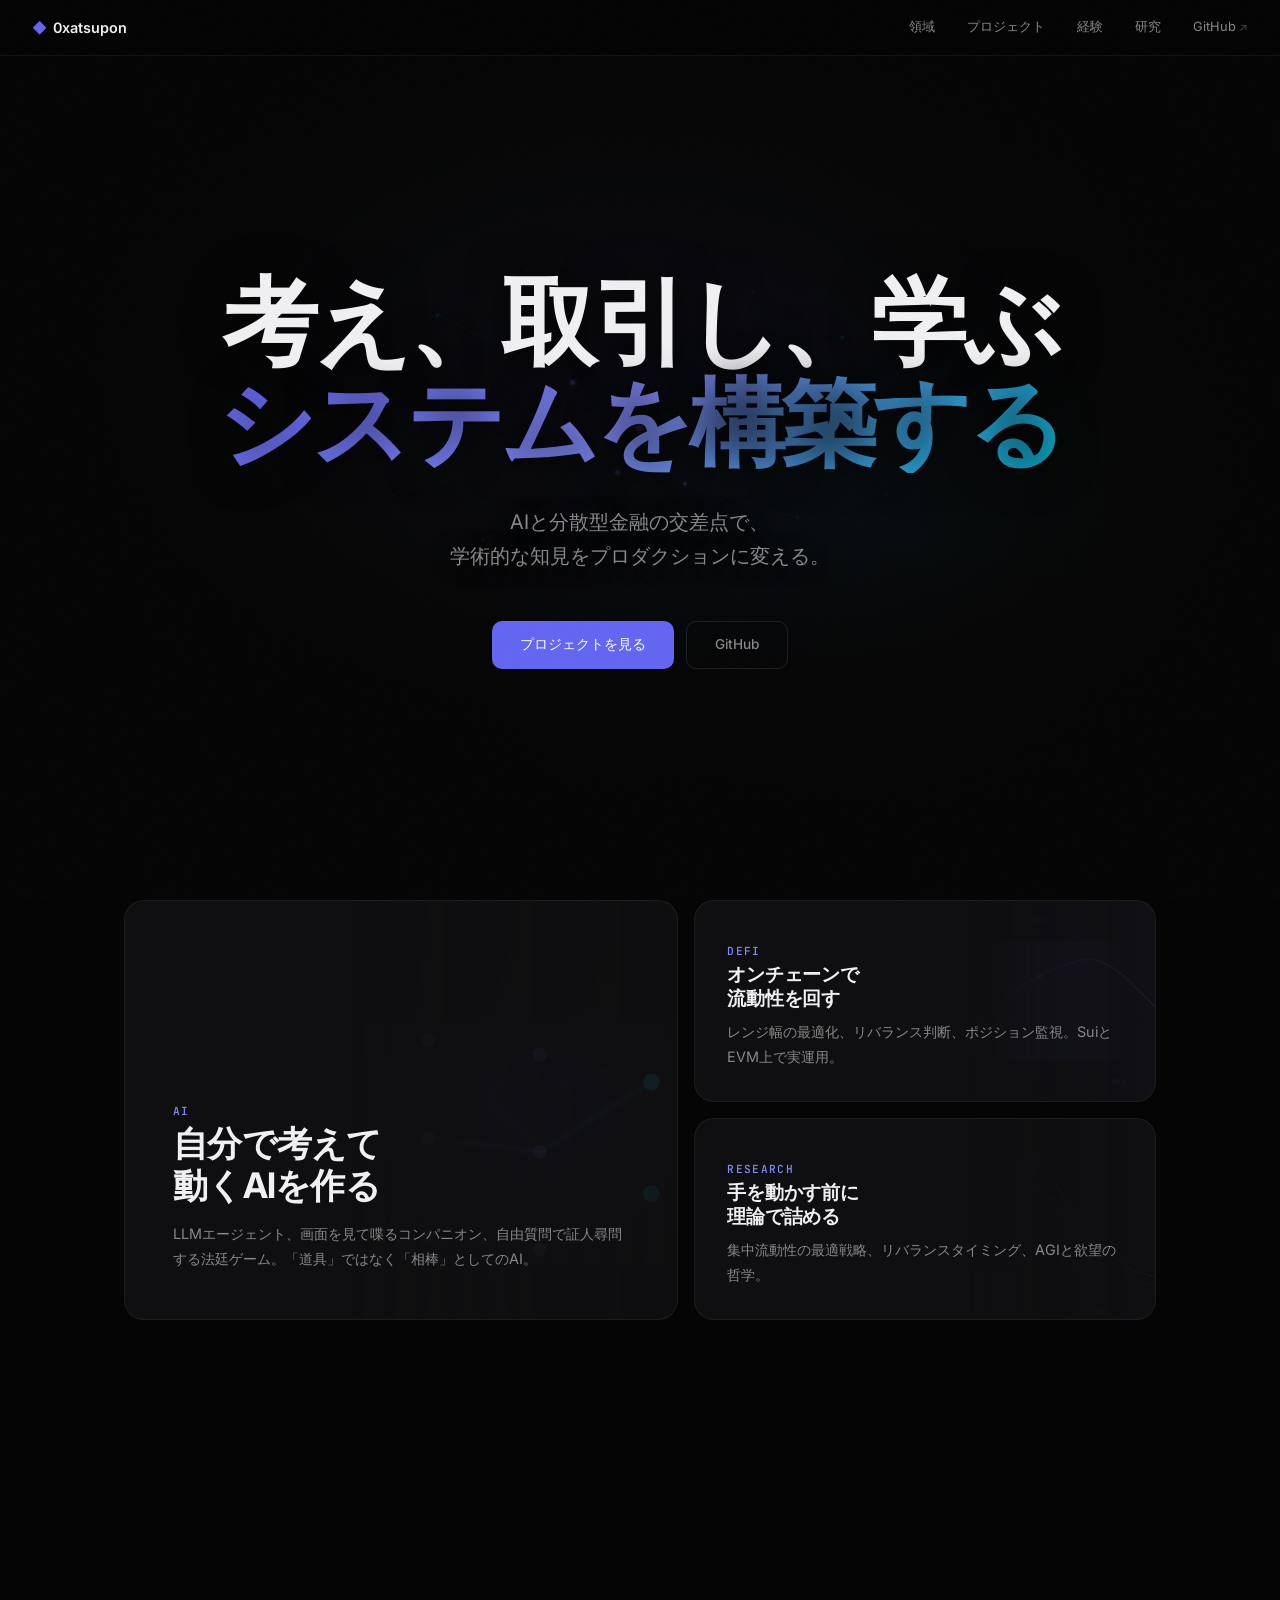
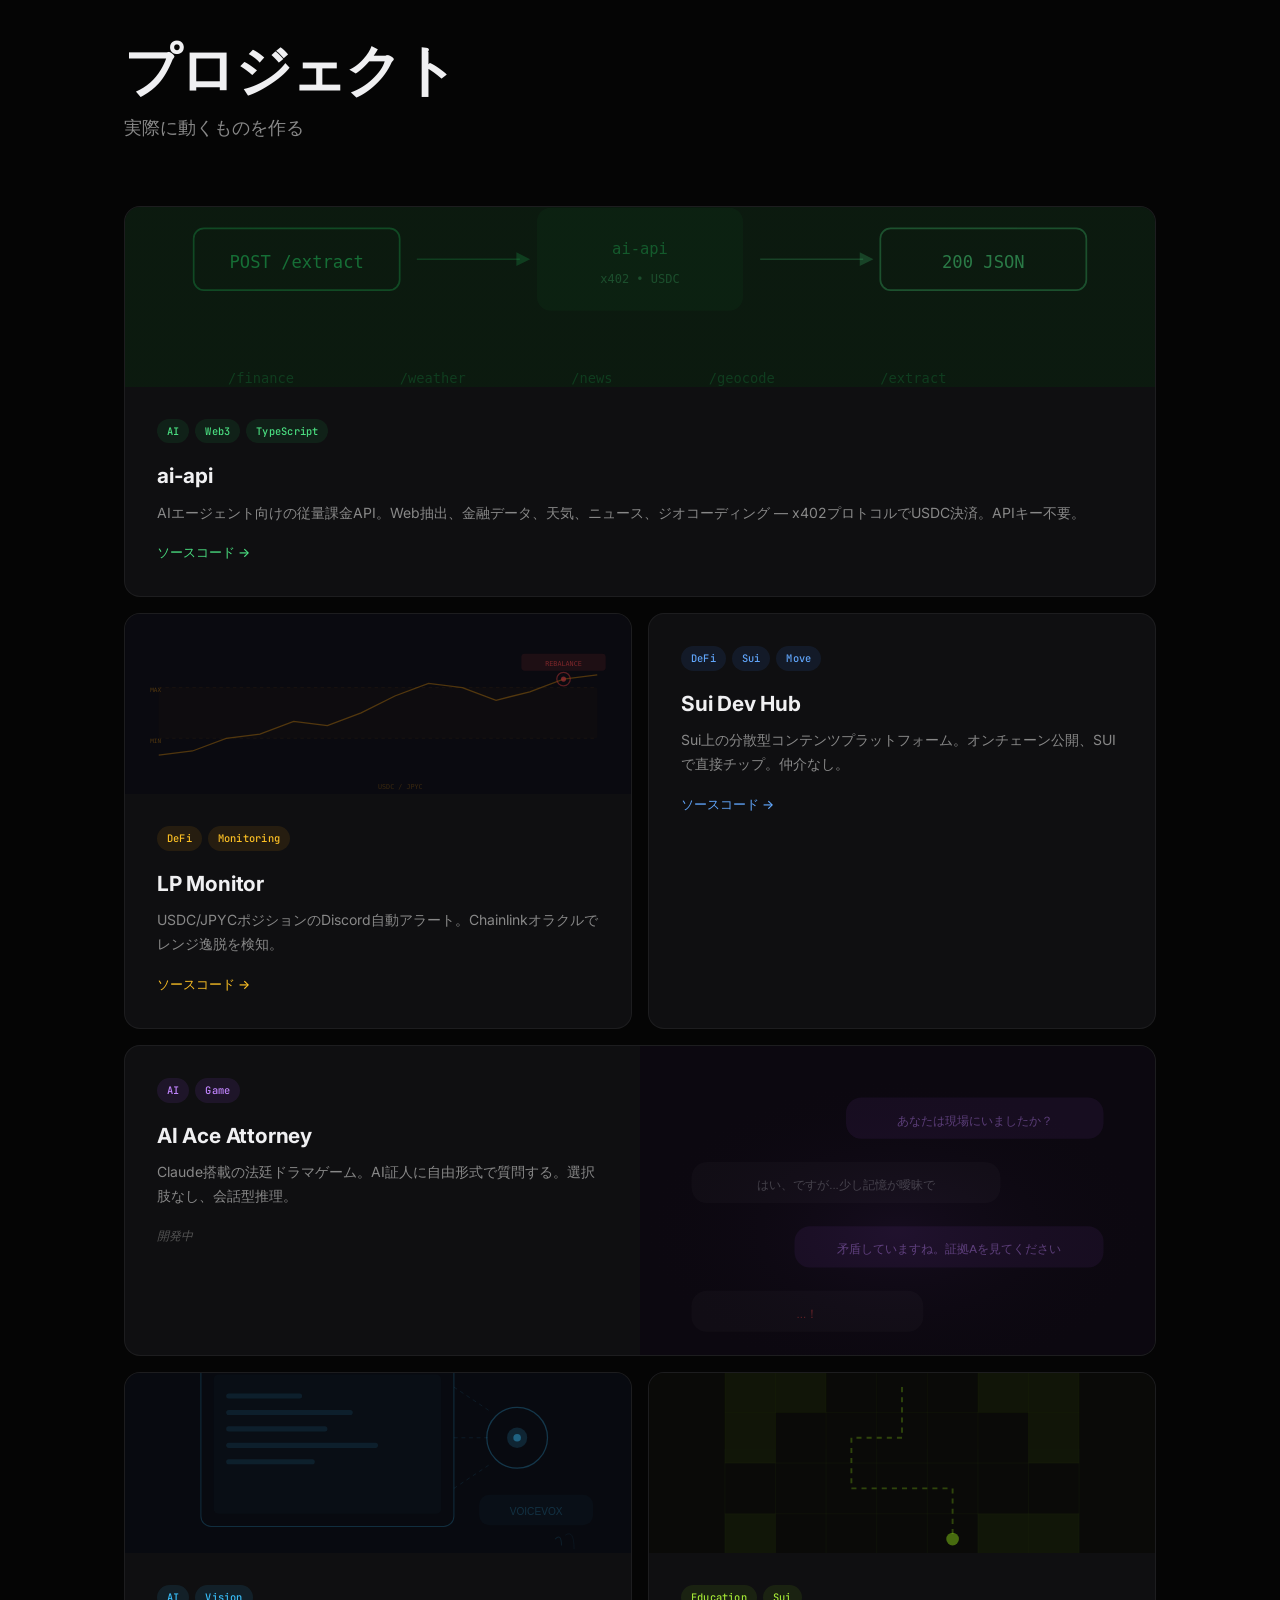
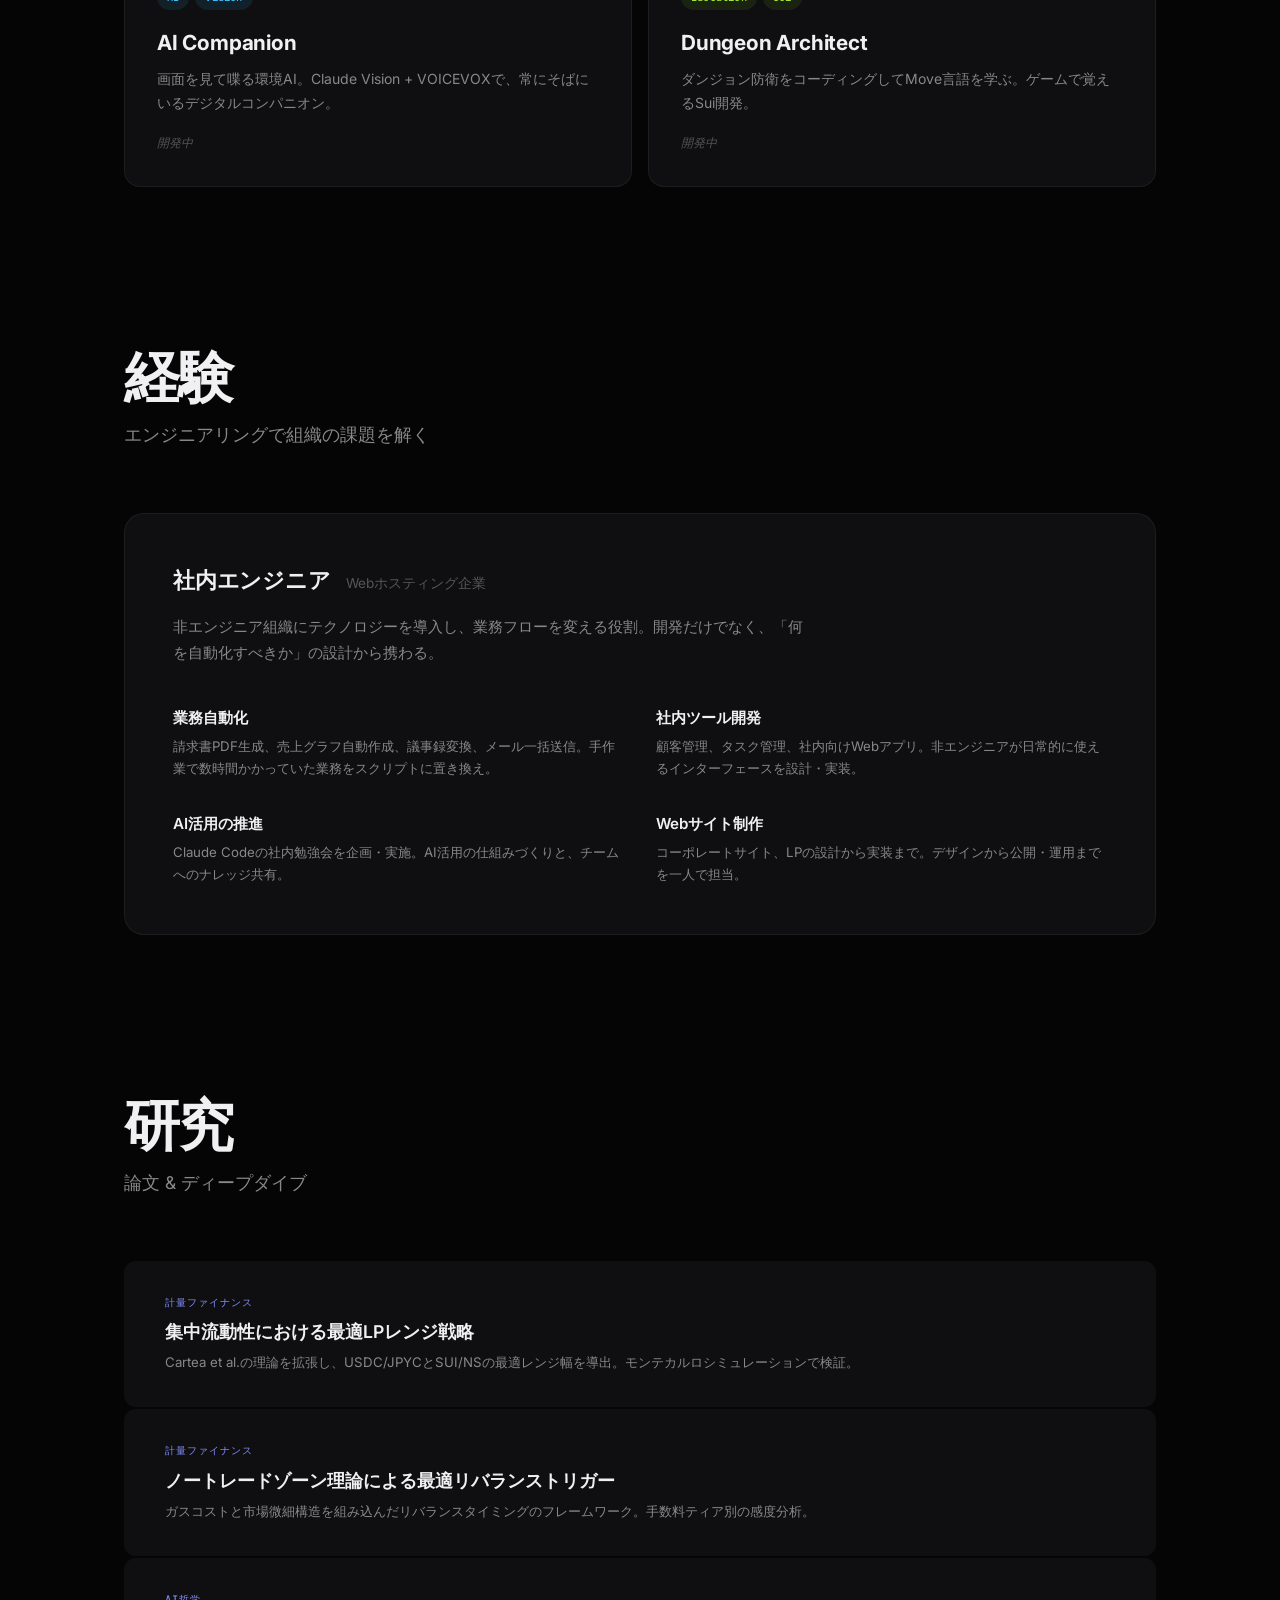
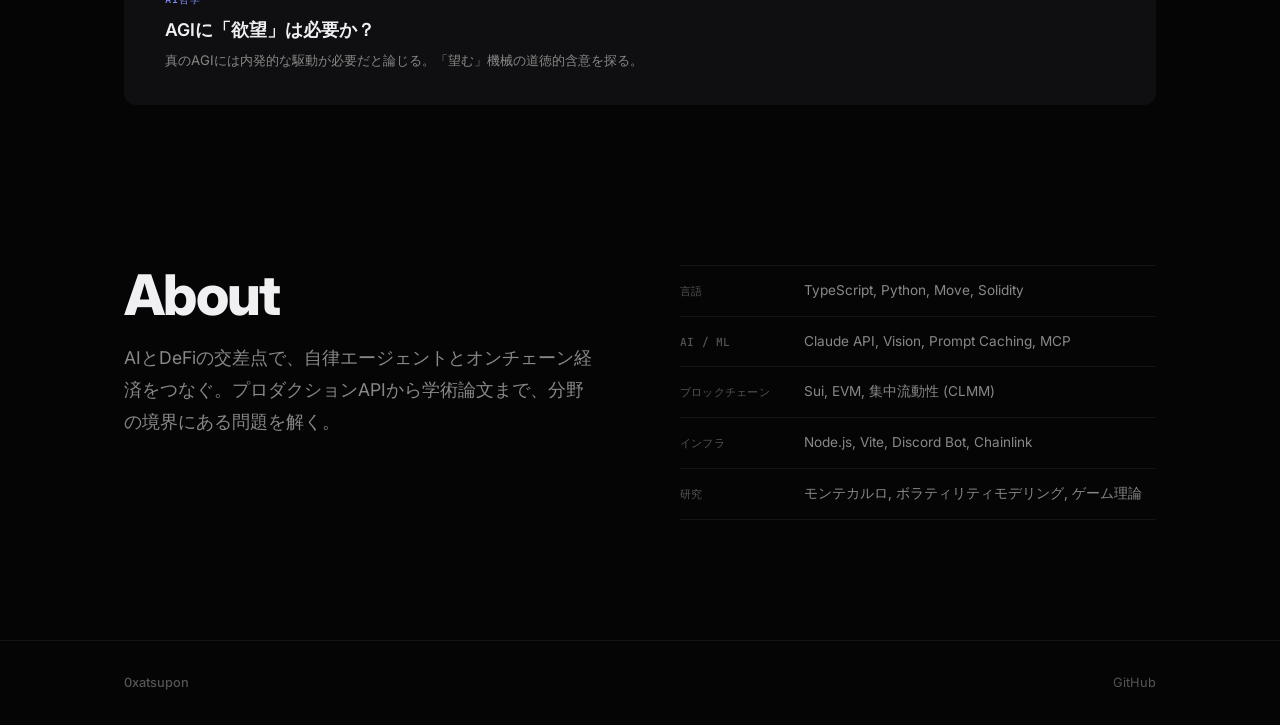
<file: index.html>
<!DOCTYPE html>
<html lang="ja">
<head>
  <meta charset="UTF-8">
  <meta name="viewport" content="width=device-width, initial-scale=1.0">
  <title>0xatsupon — AI × DeFi エンジニア & リサーチャー</title>
  <meta name="description" content="人工知能、分散型金融、自律エージェントの交差点で構築する。">
  <link rel="preconnect" href="https://fonts.googleapis.com">
  <link rel="preconnect" href="https://fonts.gstatic.com" crossorigin>
  <link href="https://fonts.googleapis.com/css2?family=Inter:wght@300;400;500;600;700;800&family=JetBrains+Mono:wght@400;500&display=swap" rel="stylesheet">
  <link rel="stylesheet" href="style.css">
  <link rel="icon" href="data:image/svg+xml,<svg xmlns='http://www.w3.org/2000/svg' viewBox='0 0 100 100'><text y='.9em' font-size='90'>◆</text></svg>">
</head>
<body>
  <div class="noise" aria-hidden="true"></div>

  <!-- Navigation -->
  <nav class="nav">
    <a href="#" class="nav__logo">
      <span class="nav__logo-mark">◆</span>
      <span class="nav__logo-text">0xatsupon</span>
    </a>
    <div class="nav__links">
      <a href="#domains" class="nav__link">領域</a>
      <a href="#work" class="nav__link">プロジェクト</a>
      <a href="#experience" class="nav__link">経験</a>
      <a href="#research" class="nav__link">研究</a>
      <a href="https://github.com/0xatsupon" class="nav__link nav__link--external" target="_blank" rel="noopener">GitHub</a>
    </div>
    <button class="nav__menu" aria-label="Menu" aria-expanded="false">
      <span></span>
      <span></span>
    </button>
  </nav>

  <!-- Mobile menu -->
  <div class="mobile-menu" aria-hidden="true">
    <a href="#domains" class="mobile-menu__link">領域</a>
    <a href="#work" class="mobile-menu__link">プロジェクト</a>
    <a href="#experience" class="mobile-menu__link">経験</a>
    <a href="#research" class="mobile-menu__link">研究</a>
    <a href="https://github.com/0xatsupon" class="mobile-menu__link" target="_blank" rel="noopener">GitHub</a>
  </div>

  <!-- Hero -->
  <header class="hero">
    <img src="img/hero-bg.svg" alt="" class="hero__bg" aria-hidden="true">
    <div class="hero__container">
      <h1 class="hero__title reveal">
        <span class="hero__title-line">考え、取引し、学ぶ</span>
        <span class="hero__title-line hero__title--accent">システムを構築する</span>
      </h1>
      <p class="hero__subtitle reveal">
        AIと分散型金融の交差点で、<br class="hide-mobile">
        学術的な知見をプロダクションに変える。
      </p>
      <div class="hero__cta reveal">
        <a href="#work" class="btn btn--primary">プロジェクトを見る</a>
        <a href="https://github.com/0xatsupon" class="btn btn--ghost" target="_blank" rel="noopener">GitHub</a>
      </div>
    </div>
  </header>

  <!-- Domains — Bento Grid -->
  <section class="domains" id="domains">
    <div class="container">
      <div class="bento">
        <div class="bento__main reveal">
          <img src="img/ai-visual.svg" alt="" class="bento__visual" loading="lazy">
          <div class="bento__content">
            <span class="bento__label">AI</span>
            <h2 class="bento__title">自分で考えて<br>動くAIを作る</h2>
            <p class="bento__text">LLMエージェント、画面を見て喋るコンパニオン、自由質問で証人尋問する法廷ゲーム。「道具」ではなく「相棒」としてのAI。</p>
          </div>
        </div>
        <div class="bento__side bento__side--top reveal">
          <img src="img/defi-visual.svg" alt="" class="bento__side-visual" loading="lazy">
          <div class="bento__content">
            <span class="bento__label">DeFi</span>
            <h3 class="bento__side-title">オンチェーンで<br>流動性を回す</h3>
            <p class="bento__text">レンジ幅の最適化、リバランス判断、ポジション監視。SuiとEVM上で実運用。</p>
          </div>
        </div>
        <div class="bento__side bento__side--bottom reveal">
          <img src="img/research-visual.svg" alt="" class="bento__side-visual" loading="lazy">
          <div class="bento__content">
            <span class="bento__label">Research</span>
            <h3 class="bento__side-title">手を動かす前に<br>理論で詰める</h3>
            <p class="bento__text">集中流動性の最適戦略、リバランスタイミング、AGIと欲望の哲学。</p>
          </div>
        </div>
      </div>
    </div>
  </section>

  <!-- Projects -->
  <section class="work" id="work">
    <div class="container">
      <div class="section-header reveal">
        <h2 class="section__title">プロジェクト</h2>
        <p class="section__sub">実際に動くものを作る</p>
      </div>

      <!-- ai-api: full-width hero card with image -->
      <article class="pcard pcard--hero pcard--green reveal">
        <img src="img/proj-api.svg" alt="" class="pcard__img" loading="lazy">
        <div class="pcard__body">
          <div class="pcard__tags">
            <span class="tag tag--green">AI</span>
            <span class="tag tag--green">Web3</span>
            <span class="tag tag--green">TypeScript</span>
          </div>
          <h3 class="pcard__title">ai-api</h3>
          <p class="pcard__desc">AIエージェント向けの従量課金API。Web抽出、金融データ、天気、ニュース、ジオコーディング — x402プロトコルでUSDC決済。APIキー不要。</p>
          <a href="https://github.com/0xatsupon/ai-api" class="pcard__link pcard__link--green" target="_blank" rel="noopener">ソースコード →</a>
        </div>
      </article>

      <!-- LP Monitor + Sui Dev Hub: side by side, different styles -->
      <div class="pcard-row">
        <article class="pcard pcard--amber reveal">
          <img src="img/proj-lp.svg" alt="" class="pcard__img" loading="lazy">
          <div class="pcard__body">
            <div class="pcard__tags">
              <span class="tag tag--amber">DeFi</span>
              <span class="tag tag--amber">Monitoring</span>
            </div>
            <h3 class="pcard__title">LP Monitor</h3>
            <p class="pcard__desc">USDC/JPYCポジションのDiscord自動アラート。Chainlinkオラクルでレンジ逸脱を検知。</p>
            <a href="https://github.com/0xatsupon/lp-monitor" class="pcard__link pcard__link--amber" target="_blank" rel="noopener">ソースコード →</a>
          </div>
        </article>

        <article class="pcard pcard--blue reveal">
          <div class="pcard__body">
            <div class="pcard__tags">
              <span class="tag tag--blue">DeFi</span>
              <span class="tag tag--blue">Sui</span>
              <span class="tag tag--blue">Move</span>
            </div>
            <h3 class="pcard__title">Sui Dev Hub</h3>
            <p class="pcard__desc">Sui上の分散型コンテンツプラットフォーム。オンチェーン公開、SUIで直接チップ。仲介なし。</p>
            <a href="https://github.com/0xatsupon/sui-dev-hub" class="pcard__link pcard__link--blue" target="_blank" rel="noopener">ソースコード →</a>
          </div>
        </article>
      </div>

      <!-- AI Ace Attorney: wide card with chat visual -->
      <article class="pcard pcard--wide pcard--purple reveal">
        <div class="pcard__body">
          <div class="pcard__tags">
            <span class="tag tag--purple">AI</span>
            <span class="tag tag--purple">Game</span>
          </div>
          <h3 class="pcard__title">AI Ace Attorney</h3>
          <p class="pcard__desc">Claude搭載の法廷ドラマゲーム。AI証人に自由形式で質問する。選択肢なし、会話型推理。</p>
          <span class="pcard__status">開発中</span>
        </div>
        <img src="img/proj-attorney.svg" alt="" class="pcard__img-side" loading="lazy">
      </article>

      <!-- AI Companion + Dungeon Architect: side by side -->
      <div class="pcard-row">
        <article class="pcard pcard--cyan reveal">
          <img src="img/proj-companion.svg" alt="" class="pcard__img" loading="lazy">
          <div class="pcard__body">
            <div class="pcard__tags">
              <span class="tag tag--cyan">AI</span>
              <span class="tag tag--cyan">Vision</span>
            </div>
            <h3 class="pcard__title">AI Companion</h3>
            <p class="pcard__desc">画面を見て喋る環境AI。Claude Vision + VOICEVOXで、常にそばにいるデジタルコンパニオン。</p>
            <span class="pcard__status">開発中</span>
          </div>
        </article>

        <article class="pcard pcard--lime reveal">
          <img src="img/proj-dungeon.svg" alt="" class="pcard__img" loading="lazy">
          <div class="pcard__body">
            <div class="pcard__tags">
              <span class="tag tag--lime">Education</span>
              <span class="tag tag--lime">Sui</span>
            </div>
            <h3 class="pcard__title">Dungeon Architect</h3>
            <p class="pcard__desc">ダンジョン防衛をコーディングしてMove言語を学ぶ。ゲームで覚えるSui開発。</p>
            <span class="pcard__status">開発中</span>
          </div>
        </article>
      </div>
    </div>
  </section>

  <!-- Experience -->
  <section class="experience" id="experience">
    <div class="container">
      <div class="section-header reveal">
        <h2 class="section__title">経験</h2>
        <p class="section__sub">エンジニアリングで組織の課題を解く</p>
      </div>

      <div class="exp-grid">
        <div class="exp-card reveal">
          <div class="exp-card__header">
            <span class="exp-card__role">社内エンジニア</span>
            <span class="exp-card__period">Webホスティング企業</span>
          </div>
          <p class="exp-card__desc">非エンジニア組織にテクノロジーを導入し、業務フローを変える役割。開発だけでなく、「何を自動化すべきか」の設計から携わる。</p>
          <div class="exp-items">
            <div class="exp-item">
              <h4 class="exp-item__title">業務自動化</h4>
              <p class="exp-item__text">請求書PDF生成、売上グラフ自動作成、議事録変換、メール一括送信。手作業で数時間かかっていた業務をスクリプトに置き換え。</p>
            </div>
            <div class="exp-item">
              <h4 class="exp-item__title">社内ツール開発</h4>
              <p class="exp-item__text">顧客管理、タスク管理、社内向けWebアプリ。非エンジニアが日常的に使えるインターフェースを設計・実装。</p>
            </div>
            <div class="exp-item">
              <h4 class="exp-item__title">AI活用の推進</h4>
              <p class="exp-item__text">Claude Codeの社内勉強会を企画・実施。AI活用の仕組みづくりと、チームへのナレッジ共有。</p>
            </div>
            <div class="exp-item">
              <h4 class="exp-item__title">Webサイト制作</h4>
              <p class="exp-item__text">コーポレートサイト、LPの設計から実装まで。デザインから公開・運用までを一人で担当。</p>
            </div>
          </div>
        </div>
      </div>
    </div>
  </section>

  <!-- Research -->
  <section class="research" id="research">
    <div class="container">
      <div class="section-header reveal">
        <h2 class="section__title">研究</h2>
        <p class="section__sub">論文 & ディープダイブ</p>
      </div>

      <div class="papers">
        <article class="paper reveal">
          <span class="paper__field">計量ファイナンス</span>
          <h3 class="paper__title">集中流動性における最適LPレンジ戦略</h3>
          <p class="paper__abstract">Cartea et al.の理論を拡張し、USDC/JPYCとSUI/NSの最適レンジ幅を導出。モンテカルロシミュレーションで検証。</p>
        </article>
        <article class="paper reveal">
          <span class="paper__field">計量ファイナンス</span>
          <h3 class="paper__title">ノートレードゾーン理論による最適リバランストリガー</h3>
          <p class="paper__abstract">ガスコストと市場微細構造を組み込んだリバランスタイミングのフレームワーク。手数料ティア別の感度分析。</p>
        </article>
        <article class="paper reveal">
          <span class="paper__field">AI哲学</span>
          <h3 class="paper__title">AGIに「欲望」は必要か？</h3>
          <p class="paper__abstract">真のAGIには内発的な駆動が必要だと論じる。「望む」機械の道徳的含意を探る。</p>
        </article>
      </div>
    </div>
  </section>

  <!-- About / Stack -->
  <section class="about" id="about">
    <div class="container">
      <div class="about__grid">
        <div class="about__text reveal">
          <h2 class="section__title">About</h2>
          <p class="about__lead">AIとDeFiの交差点で、自律エージェントとオンチェーン経済をつなぐ。プロダクションAPIから学術論文まで、分野の境界にある問題を解く。</p>
        </div>
        <div class="about__stack reveal">
          <div class="stack-row">
            <span class="stack-label">言語</span>
            <span class="stack-value">TypeScript, Python, Move, Solidity</span>
          </div>
          <div class="stack-row">
            <span class="stack-label">AI / ML</span>
            <span class="stack-value">Claude API, Vision, Prompt Caching, MCP</span>
          </div>
          <div class="stack-row">
            <span class="stack-label">ブロックチェーン</span>
            <span class="stack-value">Sui, EVM, 集中流動性 (CLMM)</span>
          </div>
          <div class="stack-row">
            <span class="stack-label">インフラ</span>
            <span class="stack-value">Node.js, Vite, Discord Bot, Chainlink</span>
          </div>
          <div class="stack-row">
            <span class="stack-label">研究</span>
            <span class="stack-value">モンテカルロ, ボラティリティモデリング, ゲーム理論</span>
          </div>
        </div>
      </div>
    </div>
  </section>

  <!-- Footer -->
  <footer class="footer">
    <div class="container">
      <div class="footer__inner">
        <span class="footer__name">0xatsupon</span>
        <a href="https://github.com/0xatsupon" class="footer__link" target="_blank" rel="noopener">GitHub</a>
      </div>
    </div>
  </footer>

  <script src="script.js"></script>
</body>
</html>
</file>
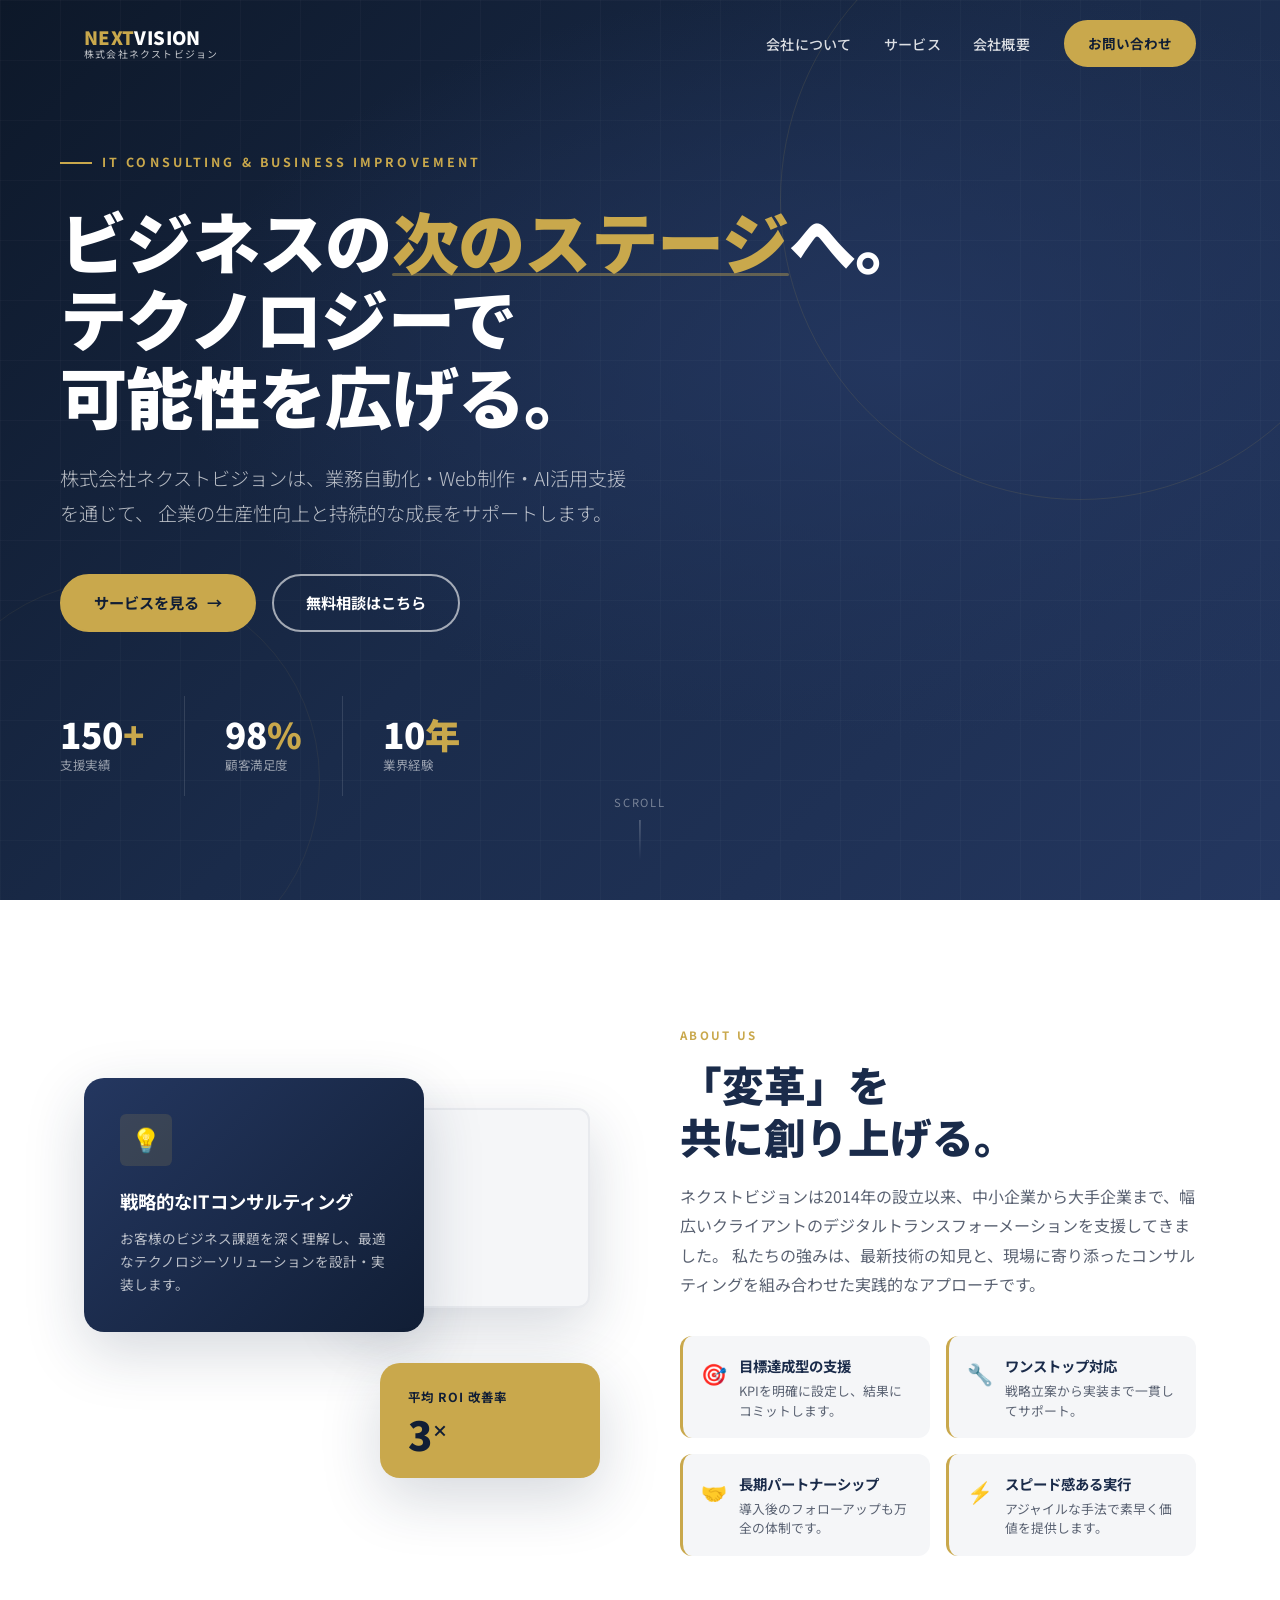
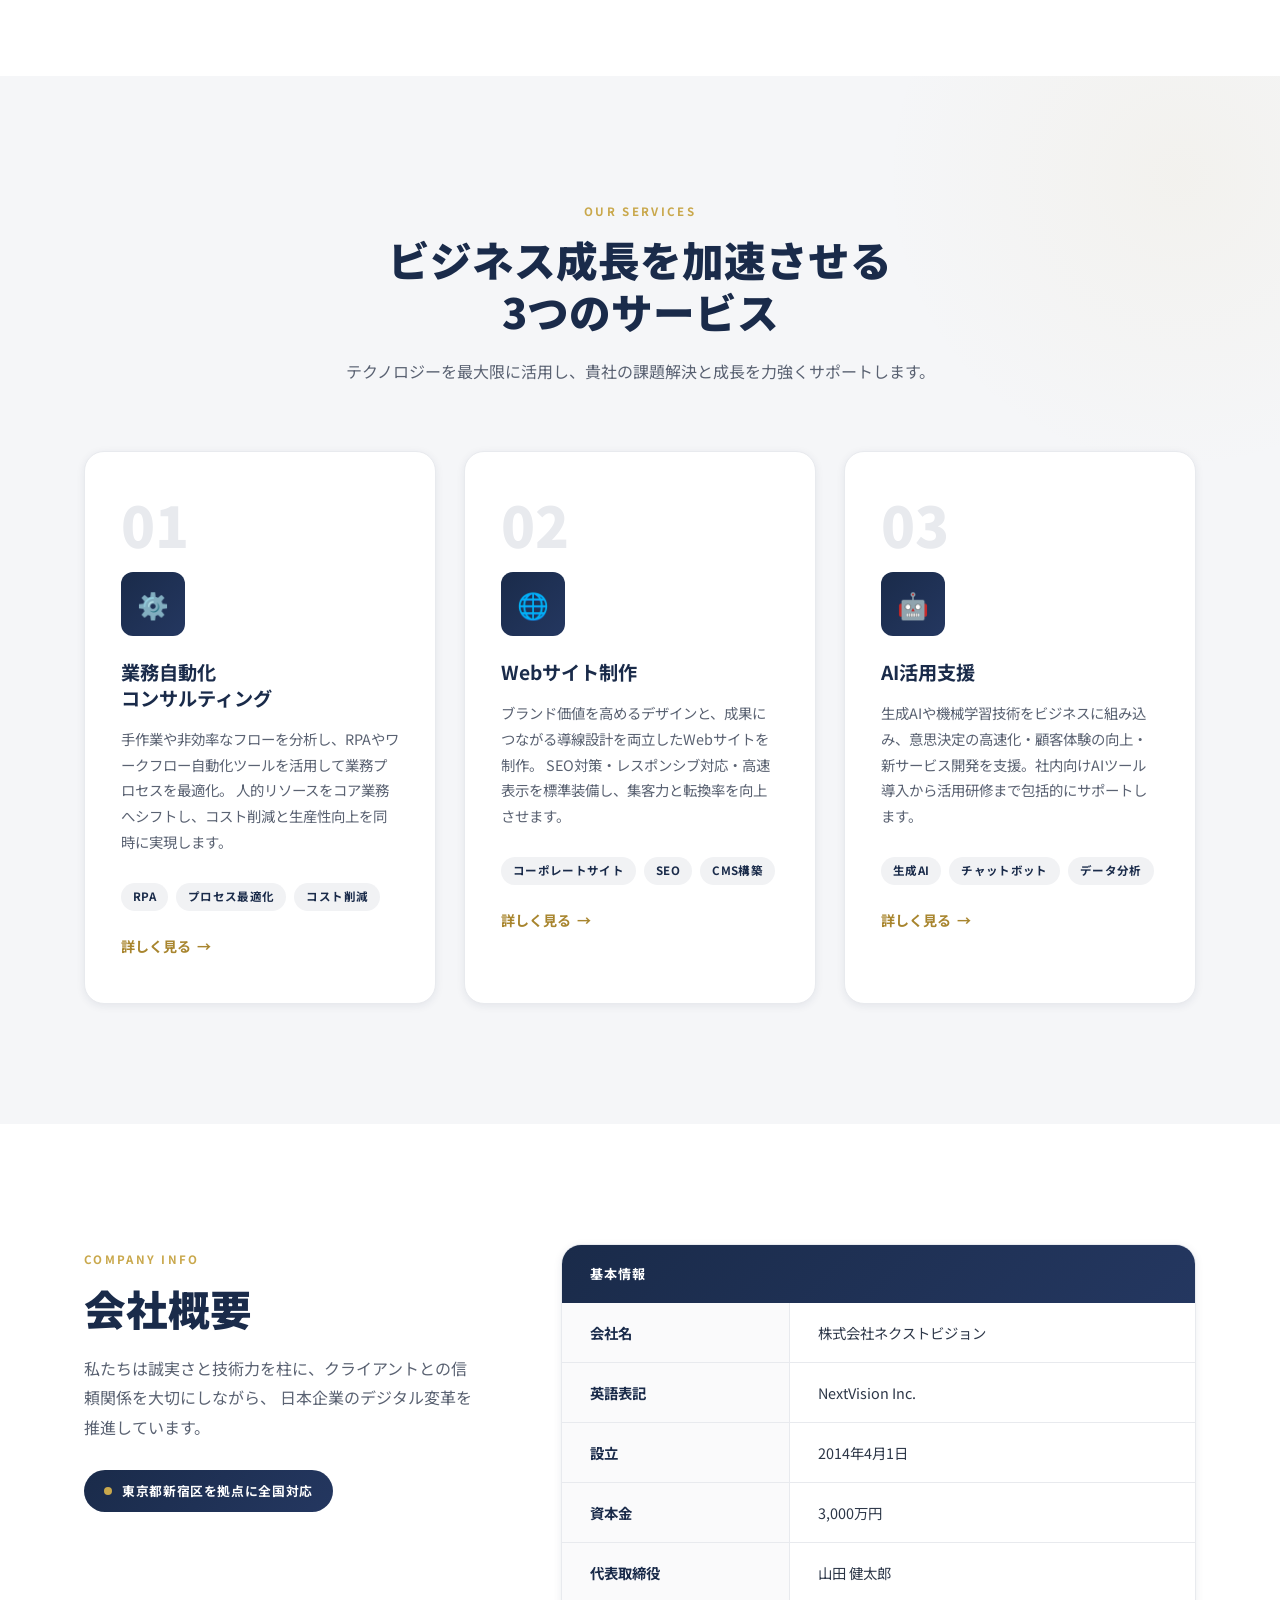
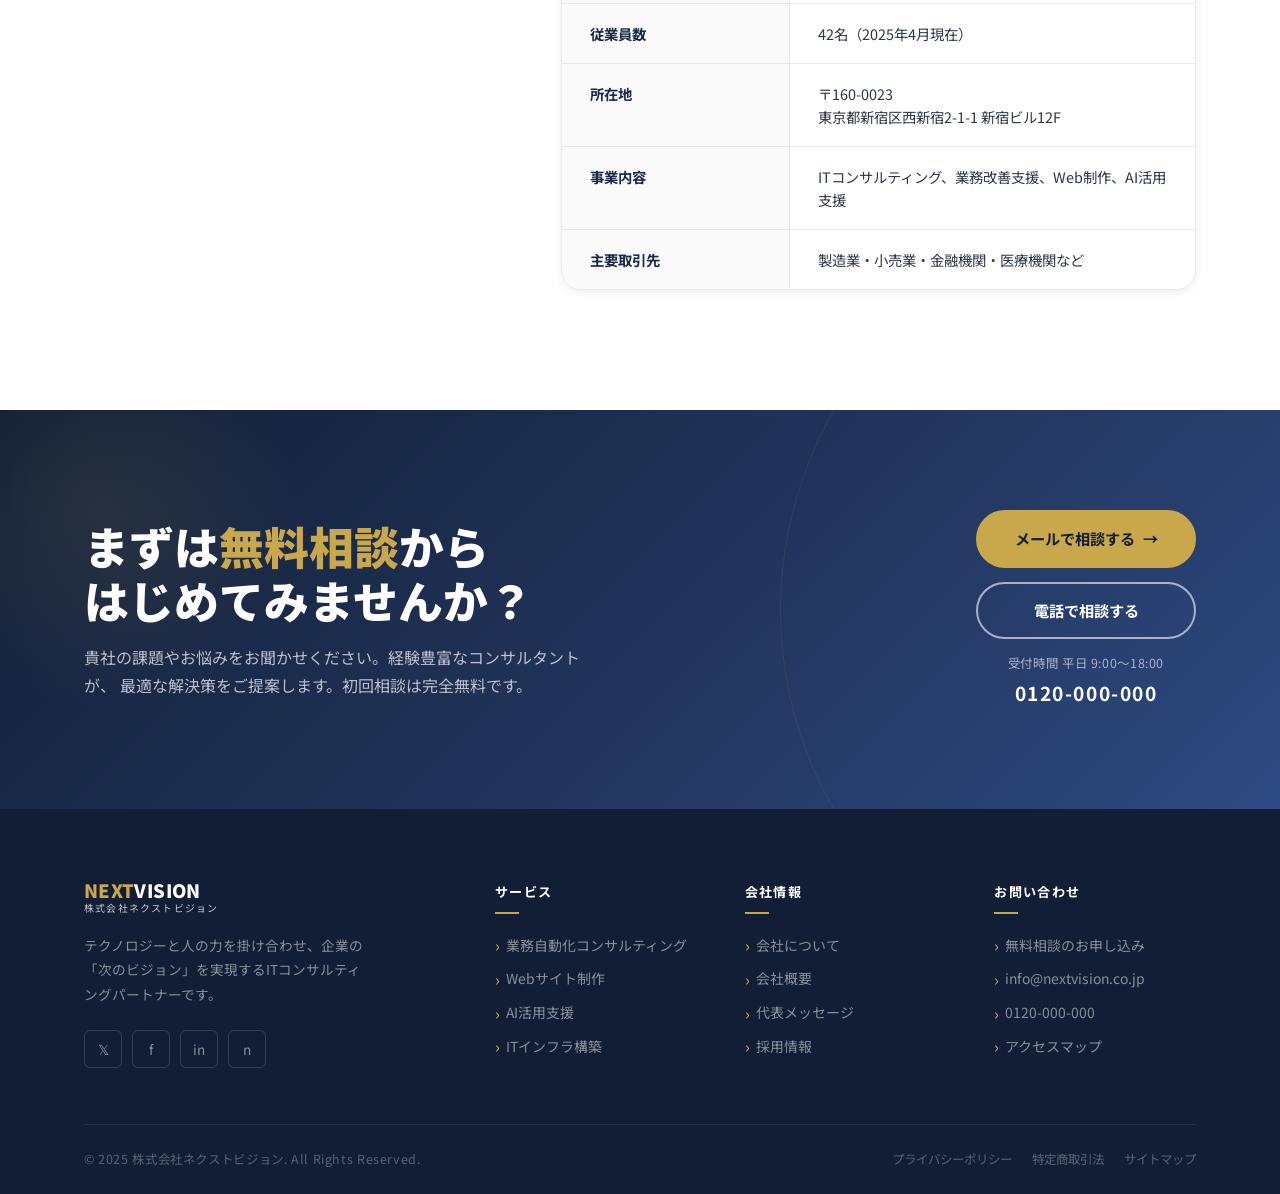
<file: nextvision/index.html>
<!DOCTYPE html>
<html lang="ja">
<head>
  <meta charset="UTF-8" />
  <meta name="viewport" content="width=device-width, initial-scale=1.0" />
  <title>株式会社ネクストビジョン | ITコンサルティング・業務改善</title>
  <meta name="description" content="株式会社ネクストビジョンは、業務自動化・Web制作・AI活用支援を通じて、企業の成長と競争力強化を支援するITコンサルティング会社です。" />
  <link rel="preconnect" href="https://fonts.googleapis.com" />
  <link rel="preconnect" href="https://fonts.gstatic.com" crossorigin />
  <link href="https://fonts.googleapis.com/css2?family=Noto+Sans+JP:wght@300;400;500;700;900&display=swap" rel="stylesheet" />
  <style>
    /* ===========================
       RESET & BASE
    =========================== */
    *, *::before, *::after {
      box-sizing: border-box;
      margin: 0;
      padding: 0;
    }

    :root {
      --navy:       #1a2b4a;
      --navy-dark:  #111e35;
      --navy-mid:   #243760;
      --gold:       #c9a84c;
      --gold-light: #e2c47a;
      --gold-dark:  #a8852e;
      --white:      #ffffff;
      --off-white:  #f5f6f8;
      --gray-light: #e8eaee;
      --gray:       #8a919e;
      --text:       #2d3748;
      --text-light: #5a6272;
      --font:       'Noto Sans JP', sans-serif;
      --shadow-sm:  0 2px 8px rgba(26,43,74,0.08);
      --shadow-md:  0 8px 32px rgba(26,43,74,0.12);
      --shadow-lg:  0 20px 60px rgba(26,43,74,0.18);
      --radius-sm:  6px;
      --radius-md:  12px;
      --radius-lg:  20px;
      --transition: 0.3s ease;
    }

    html {
      scroll-behavior: smooth;
    }

    body {
      font-family: var(--font);
      color: var(--text);
      background: var(--white);
      line-height: 1.7;
      font-size: 16px;
      -webkit-font-smoothing: antialiased;
    }

    img { max-width: 100%; display: block; }
    a   { text-decoration: none; color: inherit; }
    ul  { list-style: none; }

    .container {
      width: 100%;
      max-width: 1160px;
      margin: 0 auto;
      padding: 0 24px;
    }

    .section-label {
      display: inline-block;
      font-size: 0.72rem;
      font-weight: 700;
      letter-spacing: 0.2em;
      text-transform: uppercase;
      color: var(--gold);
      margin-bottom: 12px;
    }

    .section-title {
      font-size: clamp(1.75rem, 3.5vw, 2.6rem);
      font-weight: 900;
      color: var(--navy);
      line-height: 1.25;
      margin-bottom: 20px;
    }

    .section-body {
      font-size: 1rem;
      color: var(--text-light);
      line-height: 1.85;
      max-width: 640px;
    }

    .btn {
      display: inline-flex;
      align-items: center;
      gap: 8px;
      padding: 14px 32px;
      border-radius: 50px;
      font-family: var(--font);
      font-size: 0.95rem;
      font-weight: 700;
      cursor: pointer;
      transition: var(--transition);
      border: 2px solid transparent;
      white-space: nowrap;
    }

    .btn-primary {
      background: var(--gold);
      color: var(--navy-dark);
      border-color: var(--gold);
    }
    .btn-primary:hover {
      background: var(--gold-light);
      border-color: var(--gold-light);
      transform: translateY(-2px);
      box-shadow: 0 8px 24px rgba(201,168,76,0.35);
    }

    .btn-outline {
      background: transparent;
      color: var(--white);
      border-color: rgba(255,255,255,0.6);
    }
    .btn-outline:hover {
      background: var(--white);
      color: var(--navy);
      border-color: var(--white);
      transform: translateY(-2px);
    }

    .btn-navy {
      background: var(--navy);
      color: var(--white);
      border-color: var(--navy);
    }
    .btn-navy:hover {
      background: var(--navy-mid);
      border-color: var(--navy-mid);
      transform: translateY(-2px);
      box-shadow: 0 8px 24px rgba(26,43,74,0.3);
    }

    /* ===========================
       HEADER / NAV
    =========================== */
    #header {
      position: fixed;
      top: 0; left: 0; right: 0;
      z-index: 1000;
      background: transparent;
      transition: background var(--transition), box-shadow var(--transition), padding var(--transition);
      padding: 20px 0;
    }

    #header.scrolled {
      background: var(--navy-dark);
      box-shadow: 0 4px 20px rgba(0,0,0,0.25);
      padding: 12px 0;
    }

    .header-inner {
      display: flex;
      align-items: center;
      justify-content: space-between;
      gap: 24px;
    }

    .logo {
      display: flex;
      flex-direction: column;
      line-height: 1;
      color: var(--white);
    }

    .logo-main {
      font-size: 1.15rem;
      font-weight: 900;
      letter-spacing: 0.02em;
    }

    .logo-sub {
      font-size: 0.62rem;
      font-weight: 400;
      letter-spacing: 0.12em;
      opacity: 0.75;
      margin-top: 3px;
    }

    .logo-accent {
      color: var(--gold);
    }

    nav {
      display: flex;
      align-items: center;
      gap: 8px;
    }

    .nav-links {
      display: flex;
      align-items: center;
      gap: 4px;
    }

    .nav-links a {
      color: rgba(255,255,255,0.85);
      font-size: 0.88rem;
      font-weight: 500;
      padding: 8px 14px;
      border-radius: var(--radius-sm);
      transition: var(--transition);
      letter-spacing: 0.02em;
    }

    .nav-links a:hover {
      color: var(--white);
      background: rgba(255,255,255,0.1);
    }

    .nav-cta {
      margin-left: 12px;
      padding: 10px 22px;
      font-size: 0.85rem;
    }

    /* Hamburger — CSS only */
    .hamburger {
      display: none;
      flex-direction: column;
      justify-content: center;
      gap: 5px;
      width: 40px;
      height: 40px;
      cursor: pointer;
      padding: 4px;
      border-radius: var(--radius-sm);
      transition: background var(--transition);
    }

    .hamburger:hover {
      background: rgba(255,255,255,0.1);
    }

    .hamburger span {
      display: block;
      height: 2px;
      background: var(--white);
      border-radius: 2px;
      transition: var(--transition);
      transform-origin: center;
    }

    /* Toggle trick using checkbox */
    #nav-toggle {
      display: none;
    }

    #nav-toggle:checked ~ .header-inner .hamburger span:nth-child(1) {
      transform: translateY(7px) rotate(45deg);
    }
    #nav-toggle:checked ~ .header-inner .hamburger span:nth-child(2) {
      opacity: 0;
    }
    #nav-toggle:checked ~ .header-inner .hamburger span:nth-child(3) {
      transform: translateY(-7px) rotate(-45deg);
    }

    #nav-toggle:checked ~ .mobile-nav {
      max-height: 400px;
      opacity: 1;
      visibility: visible;
    }

    .mobile-nav {
      display: none;
      flex-direction: column;
      background: var(--navy-dark);
      max-height: 0;
      opacity: 0;
      visibility: hidden;
      overflow: hidden;
      transition: max-height 0.4s ease, opacity 0.3s ease;
      border-top: 1px solid rgba(255,255,255,0.08);
    }

    .mobile-nav a {
      display: block;
      color: rgba(255,255,255,0.85);
      font-size: 0.95rem;
      font-weight: 500;
      padding: 16px 24px;
      border-bottom: 1px solid rgba(255,255,255,0.06);
      transition: var(--transition);
    }

    .mobile-nav a:hover {
      background: rgba(255,255,255,0.05);
      color: var(--gold);
    }

    .mobile-nav .mobile-cta {
      margin: 16px 24px;
      text-align: center;
      background: var(--gold);
      color: var(--navy-dark);
      border-radius: 50px;
      font-weight: 700;
      border-bottom: none;
    }

    .mobile-nav .mobile-cta:hover {
      background: var(--gold-light);
      color: var(--navy-dark);
    }

    /* ===========================
       HERO
    =========================== */
    #hero {
      position: relative;
      min-height: 100vh;
      display: flex;
      align-items: center;
      overflow: hidden;
      background: var(--navy-dark);
    }

    .hero-bg {
      position: absolute;
      inset: 0;
      background:
        radial-gradient(ellipse 80% 60% at 70% 40%, rgba(36,55,96,0.9) 0%, transparent 70%),
        linear-gradient(135deg, #0d1829 0%, #1a2b4a 50%, #243760 100%);
    }

    /* Geometric accent shapes */
    .hero-bg::before {
      content: '';
      position: absolute;
      width: 600px;
      height: 600px;
      border: 1px solid rgba(201,168,76,0.12);
      border-radius: 50%;
      top: -100px;
      right: -100px;
      animation: rotateRing 30s linear infinite;
    }

    .hero-bg::after {
      content: '';
      position: absolute;
      width: 400px;
      height: 400px;
      border: 1px solid rgba(201,168,76,0.08);
      border-radius: 50%;
      bottom: -80px;
      left: -80px;
      animation: rotateRing 40s linear infinite reverse;
    }

    @keyframes rotateRing {
      from { transform: rotate(0deg); }
      to   { transform: rotate(360deg); }
    }

    .hero-grid-overlay {
      position: absolute;
      inset: 0;
      background-image:
        linear-gradient(rgba(255,255,255,0.025) 1px, transparent 1px),
        linear-gradient(90deg, rgba(255,255,255,0.025) 1px, transparent 1px);
      background-size: 60px 60px;
    }

    .hero-content {
      position: relative;
      z-index: 2;
      width: 100%;
      padding: 120px 0 80px;
    }

    .hero-eyebrow {
      display: inline-flex;
      align-items: center;
      gap: 10px;
      color: var(--gold);
      font-size: 0.78rem;
      font-weight: 700;
      letter-spacing: 0.25em;
      text-transform: uppercase;
      margin-bottom: 28px;
    }

    .hero-eyebrow::before {
      content: '';
      display: block;
      width: 32px;
      height: 2px;
      background: var(--gold);
    }

    .hero-title {
      font-size: clamp(2.2rem, 5.5vw, 4.2rem);
      font-weight: 900;
      color: var(--white);
      line-height: 1.15;
      margin-bottom: 28px;
      letter-spacing: -0.01em;
    }

    .hero-title .highlight {
      color: var(--gold);
      position: relative;
      display: inline-block;
    }

    .hero-title .highlight::after {
      content: '';
      position: absolute;
      bottom: 2px;
      left: 0;
      right: 0;
      height: 3px;
      background: var(--gold);
      opacity: 0.4;
      border-radius: 2px;
    }

    .hero-subtitle {
      font-size: clamp(1rem, 2vw, 1.2rem);
      color: rgba(255,255,255,0.7);
      line-height: 1.8;
      max-width: 580px;
      margin-bottom: 44px;
      font-weight: 300;
    }

    .hero-actions {
      display: flex;
      flex-wrap: wrap;
      gap: 16px;
      margin-bottom: 64px;
    }

    .hero-stats {
      display: flex;
      flex-wrap: wrap;
      gap: 0;
    }

    .hero-stat {
      padding: 20px 40px 20px 0;
      margin-right: 40px;
      border-right: 1px solid rgba(255,255,255,0.12);
    }

    .hero-stat:last-child {
      border-right: none;
      margin-right: 0;
    }

    .hero-stat-num {
      font-size: 2.2rem;
      font-weight: 900;
      color: var(--white);
      line-height: 1;
      margin-bottom: 4px;
    }

    .hero-stat-num span {
      color: var(--gold);
    }

    .hero-stat-label {
      font-size: 0.78rem;
      color: rgba(255,255,255,0.55);
      letter-spacing: 0.05em;
    }

    /* Hero scroll indicator */
    .hero-scroll {
      position: absolute;
      bottom: 40px;
      left: 50%;
      transform: translateX(-50%);
      display: flex;
      flex-direction: column;
      align-items: center;
      gap: 8px;
      color: rgba(255,255,255,0.4);
      font-size: 0.7rem;
      letter-spacing: 0.15em;
      animation: bounce 2s ease-in-out infinite;
    }

    .hero-scroll::after {
      content: '';
      display: block;
      width: 1px;
      height: 40px;
      background: linear-gradient(to bottom, rgba(255,255,255,0.4), transparent);
    }

    @keyframes bounce {
      0%, 100% { transform: translateX(-50%) translateY(0); }
      50%       { transform: translateX(-50%) translateY(6px); }
    }

    /* ===========================
       ABOUT
    =========================== */
    #about {
      padding: 120px 0;
      background: var(--white);
    }

    .about-grid {
      display: grid;
      grid-template-columns: 1fr 1fr;
      gap: 80px;
      align-items: center;
    }

    .about-visual {
      position: relative;
    }

    .about-card-stack {
      position: relative;
      height: 420px;
    }

    .about-card {
      position: absolute;
      background: var(--navy);
      border-radius: var(--radius-lg);
      padding: 36px;
      color: var(--white);
      box-shadow: var(--shadow-lg);
    }

    .about-card-main {
      width: 100%;
      max-width: 340px;
      top: 0;
      left: 0;
      background: linear-gradient(135deg, var(--navy-mid), var(--navy-dark));
      z-index: 2;
    }

    .about-card-accent {
      width: 220px;
      bottom: 20px;
      right: 0;
      background: var(--gold);
      color: var(--navy-dark);
      z-index: 3;
      padding: 24px 28px;
    }

    .about-card-bg {
      width: 240px;
      top: 30px;
      right: 10px;
      height: 200px;
      background: var(--off-white);
      border: 2px solid var(--gray-light);
      z-index: 1;
      border-radius: var(--radius-md);
    }

    .about-card-icon {
      width: 52px;
      height: 52px;
      background: rgba(201,168,76,0.15);
      border-radius: var(--radius-sm);
      display: flex;
      align-items: center;
      justify-content: center;
      margin-bottom: 20px;
      font-size: 1.5rem;
    }

    .about-card-main h3 {
      font-size: 1.15rem;
      font-weight: 700;
      margin-bottom: 10px;
      color: var(--white);
    }

    .about-card-main p {
      font-size: 0.85rem;
      color: rgba(255,255,255,0.7);
      line-height: 1.7;
    }

    .about-card-accent h4 {
      font-size: 0.78rem;
      font-weight: 700;
      letter-spacing: 0.08em;
      margin-bottom: 6px;
      color: var(--navy-dark);
    }

    .about-card-accent .big-num {
      font-size: 2.5rem;
      font-weight: 900;
      color: var(--navy-dark);
      line-height: 1;
    }

    .about-card-accent .big-num sup {
      font-size: 1rem;
      vertical-align: super;
    }

    .about-content .section-body {
      max-width: 100%;
    }

    .about-features {
      display: grid;
      grid-template-columns: 1fr 1fr;
      gap: 16px;
      margin-top: 36px;
    }

    .about-feature {
      display: flex;
      align-items: flex-start;
      gap: 12px;
      padding: 18px;
      background: var(--off-white);
      border-radius: var(--radius-md);
      border-left: 3px solid var(--gold);
      transition: var(--transition);
    }

    .about-feature:hover {
      background: var(--white);
      box-shadow: var(--shadow-md);
      transform: translateY(-2px);
    }

    .about-feature-icon {
      font-size: 1.3rem;
      flex-shrink: 0;
      margin-top: 2px;
    }

    .about-feature h4 {
      font-size: 0.9rem;
      font-weight: 700;
      color: var(--navy);
      margin-bottom: 3px;
    }

    .about-feature p {
      font-size: 0.8rem;
      color: var(--text-light);
      line-height: 1.5;
    }

    /* ===========================
       SERVICES
    =========================== */
    #services {
      padding: 120px 0;
      background: var(--off-white);
      position: relative;
      overflow: hidden;
    }

    #services::before {
      content: '';
      position: absolute;
      top: -200px;
      right: -200px;
      width: 600px;
      height: 600px;
      background: radial-gradient(circle, rgba(201,168,76,0.06) 0%, transparent 70%);
    }

    .services-header {
      text-align: center;
      margin-bottom: 64px;
    }

    .services-header .section-body {
      margin: 0 auto;
      text-align: left;
      display: inline-block;
      text-align: center;
    }

    .services-grid {
      display: grid;
      grid-template-columns: repeat(3, 1fr);
      gap: 28px;
    }

    .service-card {
      background: var(--white);
      border-radius: var(--radius-lg);
      padding: 44px 36px;
      box-shadow: var(--shadow-sm);
      transition: var(--transition);
      position: relative;
      overflow: hidden;
      border: 1px solid var(--gray-light);
    }

    .service-card::before {
      content: '';
      position: absolute;
      top: 0; left: 0; right: 0;
      height: 4px;
      background: linear-gradient(to right, var(--gold), var(--gold-light));
      transform: scaleX(0);
      transform-origin: left;
      transition: transform 0.4s ease;
    }

    .service-card:hover {
      transform: translateY(-8px);
      box-shadow: var(--shadow-lg);
      border-color: transparent;
    }

    .service-card:hover::before {
      transform: scaleX(1);
    }

    .service-num {
      font-size: 3.5rem;
      font-weight: 900;
      color: var(--gray-light);
      line-height: 1;
      margin-bottom: 20px;
      font-variant-numeric: tabular-nums;
    }

    .service-icon-wrap {
      width: 64px;
      height: 64px;
      background: linear-gradient(135deg, var(--navy), var(--navy-mid));
      border-radius: var(--radius-md);
      display: flex;
      align-items: center;
      justify-content: center;
      margin-bottom: 24px;
      font-size: 1.6rem;
    }

    .service-card h3 {
      font-size: 1.2rem;
      font-weight: 700;
      color: var(--navy);
      margin-bottom: 14px;
      line-height: 1.35;
    }

    .service-card p {
      font-size: 0.9rem;
      color: var(--text-light);
      line-height: 1.8;
      margin-bottom: 28px;
    }

    .service-tags {
      display: flex;
      flex-wrap: wrap;
      gap: 8px;
    }

    .service-tag {
      font-size: 0.72rem;
      font-weight: 700;
      color: var(--navy);
      background: rgba(26,43,74,0.06);
      padding: 4px 12px;
      border-radius: 50px;
      letter-spacing: 0.03em;
    }

    .service-link {
      display: inline-flex;
      align-items: center;
      gap: 6px;
      font-size: 0.88rem;
      font-weight: 700;
      color: var(--gold-dark);
      margin-top: 24px;
      transition: var(--transition);
    }

    .service-link:hover {
      gap: 10px;
      color: var(--navy);
    }

    .arrow {
      display: inline-block;
      transition: transform var(--transition);
    }

    .service-link:hover .arrow {
      transform: translateX(4px);
    }

    /* ===========================
       COMPANY INFO
    =========================== */
    #company {
      padding: 120px 0;
      background: var(--white);
    }

    .company-grid {
      display: grid;
      grid-template-columns: 1fr 1.6fr;
      gap: 80px;
      align-items: start;
    }

    .company-intro .section-body {
      max-width: 100%;
    }

    .company-badge {
      display: inline-flex;
      align-items: center;
      gap: 10px;
      background: linear-gradient(135deg, var(--navy), var(--navy-mid));
      color: var(--white);
      padding: 10px 20px;
      border-radius: 50px;
      font-size: 0.8rem;
      font-weight: 700;
      letter-spacing: 0.05em;
      margin-top: 28px;
    }

    .company-badge::before {
      content: '';
      display: block;
      width: 8px;
      height: 8px;
      background: var(--gold);
      border-radius: 50%;
    }

    .company-table-wrap {
      overflow: hidden;
      border-radius: var(--radius-lg);
      border: 1px solid var(--gray-light);
      box-shadow: var(--shadow-sm);
    }

    table {
      width: 100%;
      border-collapse: collapse;
    }

    thead tr {
      background: linear-gradient(135deg, var(--navy), var(--navy-mid));
    }

    thead th {
      padding: 18px 28px;
      text-align: left;
      font-size: 0.82rem;
      font-weight: 700;
      color: var(--white);
      letter-spacing: 0.08em;
    }

    tbody tr {
      border-bottom: 1px solid var(--gray-light);
      transition: background var(--transition);
    }

    tbody tr:last-child {
      border-bottom: none;
    }

    tbody tr:hover {
      background: rgba(26,43,74,0.025);
    }

    tbody td {
      padding: 18px 28px;
      font-size: 0.9rem;
      vertical-align: top;
      line-height: 1.6;
    }

    tbody td:first-child {
      font-weight: 700;
      color: var(--navy);
      width: 36%;
      border-right: 1px solid var(--gray-light);
      background: rgba(245,246,248,0.5);
    }

    tbody td:last-child {
      color: var(--text);
    }

    /* ===========================
       CTA BANNER
    =========================== */
    #contact {
      padding: 0;
    }

    .cta-banner {
      background: linear-gradient(135deg, var(--navy-dark) 0%, var(--navy-mid) 60%, #2d4a82 100%);
      position: relative;
      overflow: hidden;
      padding: 100px 0;
    }

    .cta-banner::before {
      content: '';
      position: absolute;
      width: 800px;
      height: 800px;
      border: 1px solid rgba(201,168,76,0.1);
      border-radius: 50%;
      top: 50%;
      right: -300px;
      transform: translateY(-50%);
    }

    .cta-banner::after {
      content: '';
      position: absolute;
      width: 400px;
      height: 400px;
      background: radial-gradient(circle, rgba(201,168,76,0.1) 0%, transparent 70%);
      top: -100px;
      left: -100px;
    }

    .cta-inner {
      position: relative;
      z-index: 2;
      display: grid;
      grid-template-columns: 1fr auto;
      gap: 60px;
      align-items: center;
    }

    .cta-text h2 {
      font-size: clamp(1.8rem, 3.5vw, 2.8rem);
      font-weight: 900;
      color: var(--white);
      line-height: 1.2;
      margin-bottom: 16px;
    }

    .cta-text h2 span {
      color: var(--gold);
    }

    .cta-text p {
      font-size: 1rem;
      color: rgba(255,255,255,0.7);
      max-width: 520px;
      line-height: 1.8;
    }

    .cta-actions {
      display: flex;
      flex-direction: column;
      gap: 14px;
      align-items: center;
      flex-shrink: 0;
    }

    .cta-actions .btn {
      width: 100%;
      justify-content: center;
      min-width: 220px;
    }

    .cta-tel {
      color: rgba(255,255,255,0.6);
      font-size: 0.78rem;
      text-align: center;
      letter-spacing: 0.05em;
    }

    .cta-tel strong {
      display: block;
      font-size: 1.2rem;
      color: var(--white);
      letter-spacing: 0.08em;
      margin-top: 2px;
    }

    /* ===========================
       FOOTER
    =========================== */
    footer {
      background: var(--navy-dark);
      padding: 72px 0 0;
    }

    .footer-grid {
      display: grid;
      grid-template-columns: 1.8fr 1fr 1fr 1fr;
      gap: 48px;
      padding-bottom: 56px;
      border-bottom: 1px solid rgba(255,255,255,0.08);
    }

    .footer-brand .logo {
      margin-bottom: 20px;
    }

    .footer-desc {
      font-size: 0.85rem;
      color: rgba(255,255,255,0.5);
      line-height: 1.8;
      max-width: 280px;
    }

    .footer-social {
      display: flex;
      gap: 10px;
      margin-top: 24px;
    }

    .social-link {
      width: 38px;
      height: 38px;
      border: 1px solid rgba(255,255,255,0.15);
      border-radius: var(--radius-sm);
      display: flex;
      align-items: center;
      justify-content: center;
      font-size: 0.85rem;
      color: rgba(255,255,255,0.5);
      transition: var(--transition);
    }

    .social-link:hover {
      border-color: var(--gold);
      color: var(--gold);
      background: rgba(201,168,76,0.1);
    }

    .footer-col h4 {
      font-size: 0.82rem;
      font-weight: 700;
      color: var(--white);
      letter-spacing: 0.1em;
      margin-bottom: 20px;
      text-transform: uppercase;
    }

    .footer-col h4::after {
      content: '';
      display: block;
      width: 24px;
      height: 2px;
      background: var(--gold);
      margin-top: 8px;
    }

    .footer-col ul li {
      margin-bottom: 10px;
    }

    .footer-col ul li a {
      font-size: 0.87rem;
      color: rgba(255,255,255,0.5);
      transition: var(--transition);
      display: flex;
      align-items: center;
      gap: 6px;
    }

    .footer-col ul li a::before {
      content: '›';
      color: var(--gold);
      font-size: 1rem;
      line-height: 1;
    }

    .footer-col ul li a:hover {
      color: var(--gold);
      padding-left: 4px;
    }

    .footer-bottom {
      padding: 24px 0;
      display: flex;
      align-items: center;
      justify-content: space-between;
      gap: 16px;
      flex-wrap: wrap;
    }

    .footer-copy {
      font-size: 0.78rem;
      color: rgba(255,255,255,0.3);
      letter-spacing: 0.05em;
    }

    .footer-legal {
      display: flex;
      gap: 20px;
    }

    .footer-legal a {
      font-size: 0.78rem;
      color: rgba(255,255,255,0.3);
      transition: var(--transition);
    }

    .footer-legal a:hover {
      color: var(--gold);
    }

    /* ===========================
       SCROLL ANIMATIONS
    =========================== */
    .fade-up {
      opacity: 0;
      transform: translateY(30px);
      transition: opacity 0.7s ease, transform 0.7s ease;
    }

    .fade-up.visible {
      opacity: 1;
      transform: translateY(0);
    }

    .fade-up.delay-1 { transition-delay: 0.1s; }
    .fade-up.delay-2 { transition-delay: 0.2s; }
    .fade-up.delay-3 { transition-delay: 0.3s; }

    /* ===========================
       RESPONSIVE
    =========================== */
    @media (max-width: 1024px) {
      .about-grid,
      .company-grid {
        grid-template-columns: 1fr;
        gap: 52px;
      }

      .about-card-stack {
        height: 300px;
        max-width: 480px;
      }

      .about-card-main {
        max-width: 280px;
      }

      .services-grid {
        grid-template-columns: 1fr 1fr;
      }

      .footer-grid {
        grid-template-columns: 1fr 1fr;
      }

      .cta-inner {
        grid-template-columns: 1fr;
        gap: 40px;
      }

      .cta-actions {
        flex-direction: row;
        flex-wrap: wrap;
        justify-content: flex-start;
      }

      .cta-actions .btn {
        width: auto;
        min-width: auto;
      }
    }

    @media (max-width: 768px) {
      .nav-links,
      .nav-cta {
        display: none;
      }

      .hamburger {
        display: flex;
      }

      .mobile-nav {
        display: flex;
      }

      #header {
        flex-wrap: wrap;
        padding: 16px 0;
      }

      .header-inner {
        flex-wrap: nowrap;
      }

      .services-grid {
        grid-template-columns: 1fr;
      }

      .hero-stats {
        flex-direction: column;
        gap: 16px;
      }

      .hero-stat {
        border-right: none;
        border-bottom: 1px solid rgba(255,255,255,0.1);
        padding: 0 0 16px;
        margin-right: 0;
      }

      .hero-stat:last-child {
        border-bottom: none;
      }

      .about-features {
        grid-template-columns: 1fr;
      }

      .footer-grid {
        grid-template-columns: 1fr;
        gap: 36px;
      }

      .footer-bottom {
        flex-direction: column;
        align-items: flex-start;
        gap: 12px;
      }

      .about-card-stack {
        display: none;
      }

      .cta-actions {
        flex-direction: column;
        align-items: stretch;
      }

      .cta-actions .btn {
        justify-content: center;
      }
    }

    @media (max-width: 480px) {
      .container {
        padding: 0 18px;
      }

      #about,
      #services,
      #company {
        padding: 80px 0;
      }

      .cta-banner {
        padding: 72px 0;
      }

      .hero-actions {
        flex-direction: column;
        align-items: flex-start;
      }

      .hero-actions .btn {
        width: 100%;
        justify-content: center;
      }
    }
  </style>
</head>
<body>

  <!-- ===== HEADER ===== -->
  <header id="header">
    <input type="checkbox" id="nav-toggle" aria-hidden="true" />
    <div class="container">
      <div class="header-inner">
        <a href="#" class="logo" aria-label="株式会社ネクストビジョン ホーム">
          <span class="logo-main">
            <span class="logo-accent">NEXT</span>VISION
          </span>
          <span class="logo-sub">株式会社ネクストビジョン</span>
        </a>

        <nav role="navigation" aria-label="メインナビゲーション">
          <ul class="nav-links">
            <li><a href="#about">会社について</a></li>
            <li><a href="#services">サービス</a></li>
            <li><a href="#company">会社概要</a></li>
          </ul>
          <a href="#contact" class="btn btn-primary nav-cta">お問い合わせ</a>
        </nav>

        <label for="nav-toggle" class="hamburger" aria-label="メニューを開く" role="button" tabindex="0">
          <span></span>
          <span></span>
          <span></span>
        </label>
      </div>
    </div>
    <nav class="mobile-nav" aria-label="モバイルナビゲーション">
      <a href="#about">会社について</a>
      <a href="#services">サービス</a>
      <a href="#company">会社概要</a>
      <a href="#contact" class="mobile-cta">お問い合わせ</a>
    </nav>
  </header>

  <main>

    <!-- ===== HERO ===== -->
    <section id="hero" aria-label="ヒーローセクション">
      <div class="hero-bg"></div>
      <div class="hero-grid-overlay"></div>

      <div class="container hero-content">
        <p class="hero-eyebrow">IT Consulting &amp; Business Improvement</p>
        <h1 class="hero-title">
          ビジネスの<span class="highlight">次のステージ</span>へ。<br />
          テクノロジーで<br />
          可能性を広げる。
        </h1>
        <p class="hero-subtitle">
          株式会社ネクストビジョンは、業務自動化・Web制作・AI活用支援を通じて、
          企業の生産性向上と持続的な成長をサポートします。
        </p>
        <div class="hero-actions">
          <a href="#services" class="btn btn-primary">サービスを見る <span class="arrow">→</span></a>
          <a href="#contact" class="btn btn-outline">無料相談はこちら</a>
        </div>

        <div class="hero-stats">
          <div class="hero-stat">
            <div class="hero-stat-num">150<span>+</span></div>
            <div class="hero-stat-label">支援実績</div>
          </div>
          <div class="hero-stat">
            <div class="hero-stat-num">98<span>%</span></div>
            <div class="hero-stat-label">顧客満足度</div>
          </div>
          <div class="hero-stat">
            <div class="hero-stat-num">10<span>年</span></div>
            <div class="hero-stat-label">業界経験</div>
          </div>
        </div>
      </div>

      <div class="hero-scroll" aria-hidden="true">SCROLL</div>
    </section>

    <!-- ===== ABOUT ===== -->
    <section id="about" aria-labelledby="about-heading">
      <div class="container">
        <div class="about-grid">

          <div class="about-visual fade-up">
            <div class="about-card-stack">
              <div class="about-card about-card-bg"></div>
              <div class="about-card about-card-main">
                <div class="about-card-icon">💡</div>
                <h3>戦略的なITコンサルティング</h3>
                <p>お客様のビジネス課題を深く理解し、最適なテクノロジーソリューションを設計・実装します。</p>
              </div>
              <div class="about-card about-card-accent">
                <h4>平均 ROI 改善率</h4>
                <div class="big-num">3<sup>×</sup></div>
              </div>
            </div>
          </div>

          <div class="about-content fade-up delay-1">
            <span class="section-label">About Us</span>
            <h2 class="section-title" id="about-heading">
              「変革」を<br />
              共に創り上げる。
            </h2>
            <p class="section-body">
              ネクストビジョンは2014年の設立以来、中小企業から大手企業まで、幅広いクライアントのデジタルトランスフォーメーションを支援してきました。
              私たちの強みは、最新技術の知見と、現場に寄り添ったコンサルティングを組み合わせた実践的なアプローチです。
            </p>

            <div class="about-features">
              <div class="about-feature">
                <div class="about-feature-icon">🎯</div>
                <div>
                  <h4>目標達成型の支援</h4>
                  <p>KPIを明確に設定し、結果にコミットします。</p>
                </div>
              </div>
              <div class="about-feature">
                <div class="about-feature-icon">🔧</div>
                <div>
                  <h4>ワンストップ対応</h4>
                  <p>戦略立案から実装まで一貫してサポート。</p>
                </div>
              </div>
              <div class="about-feature">
                <div class="about-feature-icon">🤝</div>
                <div>
                  <h4>長期パートナーシップ</h4>
                  <p>導入後のフォローアップも万全の体制です。</p>
                </div>
              </div>
              <div class="about-feature">
                <div class="about-feature-icon">⚡</div>
                <div>
                  <h4>スピード感ある実行</h4>
                  <p>アジャイルな手法で素早く価値を提供します。</p>
                </div>
              </div>
            </div>
          </div>

        </div>
      </div>
    </section>

    <!-- ===== SERVICES ===== -->
    <section id="services" aria-labelledby="services-heading">
      <div class="container">
        <div class="services-header fade-up">
          <span class="section-label">Our Services</span>
          <h2 class="section-title" id="services-heading">
            ビジネス成長を加速させる<br />3つのサービス
          </h2>
          <p class="section-body">
            テクノロジーを最大限に活用し、貴社の課題解決と成長を力強くサポートします。
          </p>
        </div>

        <div class="services-grid">

          <!-- Service 1 -->
          <article class="service-card fade-up delay-1" aria-label="業務自動化コンサルティング">
            <div class="service-num">01</div>
            <div class="service-icon-wrap" aria-hidden="true">⚙️</div>
            <h3>業務自動化<br />コンサルティング</h3>
            <p>
              手作業や非効率なフローを分析し、RPAやワークフロー自動化ツールを活用して業務プロセスを最適化。
              人的リソースをコア業務へシフトし、コスト削減と生産性向上を同時に実現します。
            </p>
            <div class="service-tags">
              <span class="service-tag">RPA</span>
              <span class="service-tag">プロセス最適化</span>
              <span class="service-tag">コスト削減</span>
            </div>
            <a href="#contact" class="service-link">詳しく見る <span class="arrow">→</span></a>
          </article>

          <!-- Service 2 -->
          <article class="service-card fade-up delay-2" aria-label="Webサイト制作">
            <div class="service-num">02</div>
            <div class="service-icon-wrap" aria-hidden="true">🌐</div>
            <h3>Webサイト制作</h3>
            <p>
              ブランド価値を高めるデザインと、成果につながる導線設計を両立したWebサイトを制作。
              SEO対策・レスポンシブ対応・高速表示を標準装備し、集客力と転換率を向上させます。
            </p>
            <div class="service-tags">
              <span class="service-tag">コーポレートサイト</span>
              <span class="service-tag">SEO</span>
              <span class="service-tag">CMS構築</span>
            </div>
            <a href="#contact" class="service-link">詳しく見る <span class="arrow">→</span></a>
          </article>

          <!-- Service 3 -->
          <article class="service-card fade-up delay-3" aria-label="AI活用支援">
            <div class="service-num">03</div>
            <div class="service-icon-wrap" aria-hidden="true">🤖</div>
            <h3>AI活用支援</h3>
            <p>
              生成AIや機械学習技術をビジネスに組み込み、意思決定の高速化・顧客体験の向上・
              新サービス開発を支援。社内向けAIツール導入から活用研修まで包括的にサポートします。
            </p>
            <div class="service-tags">
              <span class="service-tag">生成AI</span>
              <span class="service-tag">チャットボット</span>
              <span class="service-tag">データ分析</span>
            </div>
            <a href="#contact" class="service-link">詳しく見る <span class="arrow">→</span></a>
          </article>

        </div>
      </div>
    </section>

    <!-- ===== COMPANY INFO ===== -->
    <section id="company" aria-labelledby="company-heading">
      <div class="container">
        <div class="company-grid">

          <div class="company-intro fade-up">
            <span class="section-label">Company Info</span>
            <h2 class="section-title" id="company-heading">会社概要</h2>
            <p class="section-body">
              私たちは誠実さと技術力を柱に、クライアントとの信頼関係を大切にしながら、
              日本企業のデジタル変革を推進しています。
            </p>
            <div class="company-badge">東京都新宿区を拠点に全国対応</div>
          </div>

          <div class="company-table-wrap fade-up delay-1">
            <table>
              <thead>
                <tr>
                  <th colspan="2">基本情報</th>
                </tr>
              </thead>
              <tbody>
                <tr>
                  <td>会社名</td>
                  <td>株式会社ネクストビジョン</td>
                </tr>
                <tr>
                  <td>英語表記</td>
                  <td>NextVision Inc.</td>
                </tr>
                <tr>
                  <td>設立</td>
                  <td>2014年4月1日</td>
                </tr>
                <tr>
                  <td>資本金</td>
                  <td>3,000万円</td>
                </tr>
                <tr>
                  <td>代表取締役</td>
                  <td>山田 健太郎</td>
                </tr>
                <tr>
                  <td>従業員数</td>
                  <td>42名（2025年4月現在）</td>
                </tr>
                <tr>
                  <td>所在地</td>
                  <td>〒160-0023<br />東京都新宿区西新宿2-1-1 新宿ビル12F</td>
                </tr>
                <tr>
                  <td>事業内容</td>
                  <td>ITコンサルティング、業務改善支援、Web制作、AI活用支援</td>
                </tr>
                <tr>
                  <td>主要取引先</td>
                  <td>製造業・小売業・金融機関・医療機関など</td>
                </tr>
              </tbody>
            </table>
          </div>

        </div>
      </div>
    </section>

    <!-- ===== CTA ===== -->
    <section id="contact" aria-labelledby="cta-heading">
      <div class="cta-banner">
        <div class="container">
          <div class="cta-inner">
            <div class="cta-text fade-up">
              <h2 id="cta-heading">
                まずは<span>無料相談</span>から<br />
                はじめてみませんか？
              </h2>
              <p>
                貴社の課題やお悩みをお聞かせください。経験豊富なコンサルタントが、
                最適な解決策をご提案します。初回相談は完全無料です。
              </p>
            </div>
            <div class="cta-actions fade-up delay-1">
              <a href="mailto:info@nextvision.co.jp" class="btn btn-primary">
                メールで相談する <span class="arrow">→</span>
              </a>
              <a href="tel:0120-000-000" class="btn btn-outline">
                電話で相談する
              </a>
              <p class="cta-tel">
                受付時間 平日 9:00〜18:00
                <strong>0120-000-000</strong>
              </p>
            </div>
          </div>
        </div>
      </div>
    </section>

  </main>

  <!-- ===== FOOTER ===== -->
  <footer role="contentinfo">
    <div class="container">
      <div class="footer-grid">

        <div class="footer-brand">
          <a href="#" class="logo" aria-label="株式会社ネクストビジョン ホーム">
            <span class="logo-main">
              <span class="logo-accent">NEXT</span>VISION
            </span>
            <span class="logo-sub">株式会社ネクストビジョン</span>
          </a>
          <p class="footer-desc">
            テクノロジーと人の力を掛け合わせ、企業の「次のビジョン」を実現するITコンサルティングパートナーです。
          </p>
          <div class="footer-social" aria-label="ソーシャルメディア">
            <a href="#" class="social-link" aria-label="X（旧Twitter）">𝕏</a>
            <a href="#" class="social-link" aria-label="Facebook">f</a>
            <a href="#" class="social-link" aria-label="LinkedIn">in</a>
            <a href="#" class="social-link" aria-label="note">n</a>
          </div>
        </div>

        <div class="footer-col">
          <h4>サービス</h4>
          <ul>
            <li><a href="#services">業務自動化コンサルティング</a></li>
            <li><a href="#services">Webサイト制作</a></li>
            <li><a href="#services">AI活用支援</a></li>
            <li><a href="#services">ITインフラ構築</a></li>
          </ul>
        </div>

        <div class="footer-col">
          <h4>会社情報</h4>
          <ul>
            <li><a href="#about">会社について</a></li>
            <li><a href="#company">会社概要</a></li>
            <li><a href="#">代表メッセージ</a></li>
            <li><a href="#">採用情報</a></li>
          </ul>
        </div>

        <div class="footer-col">
          <h4>お問い合わせ</h4>
          <ul>
            <li><a href="#contact">無料相談のお申し込み</a></li>
            <li><a href="mailto:info@nextvision.co.jp">info@nextvision.co.jp</a></li>
            <li><a href="tel:0120-000-000">0120-000-000</a></li>
            <li><a href="#">アクセスマップ</a></li>
          </ul>
        </div>

      </div>

      <div class="footer-bottom">
        <p class="footer-copy">
          &copy; 2025 株式会社ネクストビジョン. All Rights Reserved.
        </p>
        <nav class="footer-legal" aria-label="法的情報">
          <a href="#">プライバシーポリシー</a>
          <a href="#">特定商取引法</a>
          <a href="#">サイトマップ</a>
        </nav>
      </div>
    </div>
  </footer>

  <!-- ===== JS: Scroll Effects ===== -->
  <script>
    // Header scroll effect
    const header = document.getElementById('header');
    const onScroll = () => {
      header.classList.toggle('scrolled', window.scrollY > 60);
    };
    window.addEventListener('scroll', onScroll, { passive: true });
    onScroll();

    // Fade-up on scroll (Intersection Observer)
    const fadeEls = document.querySelectorAll('.fade-up');
    const observer = new IntersectionObserver((entries) => {
      entries.forEach(entry => {
        if (entry.isIntersecting) {
          entry.target.classList.add('visible');
          observer.unobserve(entry.target);
        }
      });
    }, { threshold: 0.12, rootMargin: '0px 0px -40px 0px' });

    fadeEls.forEach(el => observer.observe(el));

    // Close mobile nav when a link is clicked
    const navToggle = document.getElementById('nav-toggle');
    document.querySelectorAll('.mobile-nav a').forEach(link => {
      link.addEventListener('click', () => {
        navToggle.checked = false;
      });
    });
  </script>

</body>
</html>
</file>
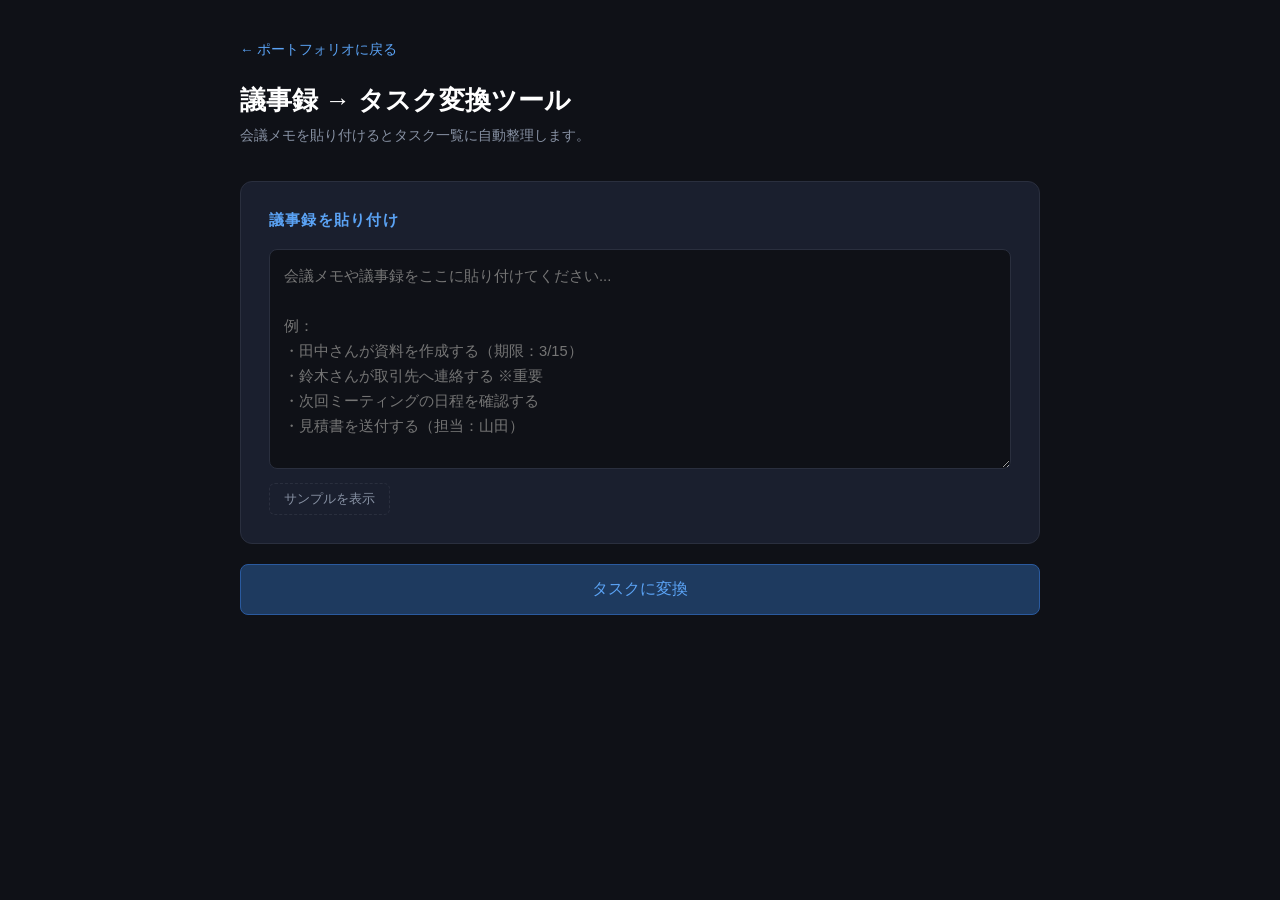
<file: minutes.html>
<!DOCTYPE html>
<html lang="ja">
<head>
  <meta charset="UTF-8">
  <meta name="viewport" content="width=device-width, initial-scale=1.0">
  <title>議事録 → タスク変換ツール</title>
  <style>
    * { margin: 0; padding: 0; box-sizing: border-box; }
    body {
      font-family: 'Segoe UI', 'Hiragino Sans', sans-serif;
      background: #0f1117;
      color: #e0e0e0;
      min-height: 100vh;
      padding: 40px 20px;
    }
    .container { max-width: 800px; margin: 0 auto; }
    h1 { font-size: 1.6rem; color: #fff; margin-bottom: 8px; }
    .subtitle { color: #8892a4; font-size: 0.9rem; margin-bottom: 36px; }
    .back-link {
      display: inline-block;
      color: #5ba3f5;
      font-size: 0.85rem;
      text-decoration: none;
      margin-bottom: 24px;
    }
    .back-link:hover { text-decoration: underline; }
    .card {
      background: #1a1f2e;
      border: 1px solid #2a2f3e;
      border-radius: 12px;
      padding: 28px;
      margin-bottom: 20px;
    }
    .card h2 {
      font-size: 0.95rem;
      color: #5ba3f5;
      margin-bottom: 18px;
      text-transform: uppercase;
      letter-spacing: 0.08em;
    }
    textarea {
      width: 100%;
      background: #0f1117;
      border: 1px solid #2a2f3e;
      border-radius: 8px;
      color: #e0e0e0;
      padding: 14px;
      font-size: 0.92rem;
      outline: none;
      transition: border-color 0.2s;
      font-family: inherit;
      resize: vertical;
      min-height: 220px;
      line-height: 1.7;
    }
    textarea:focus { border-color: #5ba3f5; }
    .sample-btn {
      margin-top: 10px;
      background: none;
      border: 1px dashed #2a2f3e;
      color: #8892a4;
      border-radius: 6px;
      padding: 6px 14px;
      cursor: pointer;
      font-size: 0.82rem;
      transition: border-color 0.2s;
    }
    .sample-btn:hover { border-color: #5ba3f5; color: #5ba3f5; }
    .btn-generate {
      width: 100%;
      background: #1e3a5f;
      color: #5ba3f5;
      border: 1px solid #2a5a9f;
      border-radius: 8px;
      padding: 14px;
      font-size: 1rem;
      cursor: pointer;
      transition: background 0.2s;
      margin-bottom: 20px;
    }
    .btn-generate:hover { background: #2a4a7f; }

    /* タスク一覧 */
    .result-container { display: none; }
    .result-container.visible { display: block; }
    .result-header {
      display: flex;
      justify-content: space-between;
      align-items: center;
      margin-bottom: 16px;
    }
    .result-header h2 {
      font-size: 0.95rem;
      color: #5ba3f5;
      text-transform: uppercase;
      letter-spacing: 0.08em;
    }
    .btn-copy, .btn-export {
      background: none;
      border: 1px solid #2a2f3e;
      color: #8892a4;
      border-radius: 6px;
      padding: 6px 14px;
      cursor: pointer;
      font-size: 0.82rem;
      transition: all 0.2s;
      margin-left: 8px;
    }
    .btn-copy:hover, .btn-export:hover {
      border-color: #5ba3f5;
      color: #5ba3f5;
    }
    .task-list { list-style: none; }
    .task-item {
      background: #0f1117;
      border: 1px solid #2a2f3e;
      border-radius: 8px;
      padding: 14px 16px;
      margin-bottom: 10px;
      display: flex;
      align-items: flex-start;
      gap: 12px;
      transition: border-color 0.2s;
    }
    .task-item:hover { border-color: #3a4050; }
    .task-check {
      width: 18px;
      height: 18px;
      border: 2px solid #2a5a9f;
      border-radius: 4px;
      cursor: pointer;
      flex-shrink: 0;
      margin-top: 2px;
      display: flex;
      align-items: center;
      justify-content: center;
      transition: background 0.2s;
    }
    .task-check.checked {
      background: #2a5a9f;
    }
    .task-check.checked::after {
      content: '✓';
      color: #fff;
      font-size: 11px;
    }
    .task-body { flex: 1; }
    .task-text {
      font-size: 0.95rem;
      color: #e0e0e0;
      line-height: 1.5;
    }
    .task-text.done {
      text-decoration: line-through;
      color: #4a5060;
    }
    .task-meta {
      display: flex;
      gap: 10px;
      margin-top: 6px;
      flex-wrap: wrap;
    }
    .tag-person {
      background: #1e3a5f;
      color: #5ba3f5;
      border-radius: 4px;
      padding: 2px 8px;
      font-size: 0.75rem;
    }
    .tag-deadline {
      background: #2a1f0f;
      color: #f5a623;
      border-radius: 4px;
      padding: 2px 8px;
      font-size: 0.75rem;
    }
    .tag-priority {
      background: #2a0f0f;
      color: #ff6b6b;
      border-radius: 4px;
      padding: 2px 8px;
      font-size: 0.75rem;
    }
    .summary-bar {
      display: flex;
      gap: 20px;
      margin-bottom: 16px;
      font-size: 0.85rem;
      color: #8892a4;
    }
    .summary-bar span { color: #e0e0e0; font-weight: bold; }
  </style>
</head>
<body>
<div class="container">
  <a href="index.html" class="back-link">← ポートフォリオに戻る</a>
  <h1>議事録 → タスク変換ツール</h1>
  <p class="subtitle">会議メモを貼り付けるとタスク一覧に自動整理します。</p>

  <div class="card">
    <h2>議事録を貼り付け</h2>
    <textarea id="minutesInput" placeholder="会議メモや議事録をここに貼り付けてください...

例：
・田中さんが資料を作成する（期限：3/15）
・鈴木さんが取引先へ連絡する ※重要
・次回ミーティングの日程を確認する
・見積書を送付する（担当：山田）"></textarea>
    <button class="sample-btn" onclick="loadSample()">サンプルを表示</button>
  </div>

  <button class="btn-generate" onclick="convertToTasks()">タスクに変換</button>

  <!-- 結果 -->
  <div class="result-container card" id="resultContainer">
    <div class="result-header">
      <h2>タスク一覧</h2>
      <div>
        <button class="btn-copy" onclick="copyTasks()">コピー</button>
        <button class="btn-export" onclick="exportMarkdown()">Markdown出力</button>
      </div>
    </div>
    <div class="summary-bar">
      <div>合計: <span id="totalCount">0</span> 件</div>
      <div>完了: <span id="doneCount">0</span> 件</div>
      <div>未完了: <span id="pendingCount">0</span> 件</div>
    </div>
    <ul class="task-list" id="taskList"></ul>
  </div>
</div>

<script>
  const SAMPLE = `・田中さんが企画書を作成する（期限：3月15日）
・鈴木部長へ予算の承認をもらう ※重要
・取引先へ見積書を送付する（担当：山田）
・次回ミーティングの日程を調整する（期限：今週中）
・Webサイトのデザイン修正を依頼する
・請求書の確認と経理への提出 ※至急
・新機能の仕様書を作成して共有する（担当：開発チーム）
・顧客アンケートの集計を行う`;

  function loadSample() {
    document.getElementById('minutesInput').value = SAMPLE;
  }

  function convertToTasks() {
    const input = document.getElementById('minutesInput').value.trim();
    if (!input) { alert('議事録を入力してください。'); return; }

    const lines = input.split('\n').map(l => l.trim()).filter(l => l.length > 0);
    const tasks = [];

    lines.forEach(line => {
      // 行頭記号を除去
      let text = line.replace(/^[・\-\*\•\◆\◇\▶\►\→\>\#\d+\.\d+\)]+\s*/, '').trim();
      if (!text) return;

      // 担当者を抽出（〇〇さん、担当：〇〇）
      let person = '';
      const personMatch = text.match(/担当[：:]\s*([^\s　（(）)、,。\.]+)/) ||
                          text.match(/([^\s　（(）)、,。\.]{2,4})(さん|部長|課長|さま|様)/);
      if (personMatch) {
        person = personMatch[1] + (personMatch[2] || '');
      }

      // 期限を抽出
      let deadline = '';
      const deadlineMatch = text.match(/期限[：:]\s*([^\s　（(）)、,。]+)/) ||
                            text.match(/([今来再]\w{0,3}中|[0-9０-９]+月[0-9０-９]*日?|\d+\/\d+)/);
      if (deadlineMatch) {
        deadline = deadlineMatch[1] || deadlineMatch[0];
      }

      // 優先度を判定
      const isUrgent = /重要|至急|緊急|必須|priority|urgent/i.test(text);

      // タグ表記を除去してクリーンなタスクテキストに
      let cleanText = text
        .replace(/（期限[：:][^）]*）/g, '')
        .replace(/\(期限[：:][^)]*\)/g, '')
        .replace(/担当[：:][^\s　（(）)、,。]*/g, '')
        .replace(/[※\*]\s*(重要|至急|緊急)/g, '')
        .replace(/\s{2,}/g, ' ')
        .trim();

      tasks.push({ text: cleanText, person, deadline, isUrgent, done: false });
    });

    renderTasks(tasks);
  }

  let taskData = [];

  function renderTasks(tasks) {
    taskData = tasks;
    const list = document.getElementById('taskList');
    list.innerHTML = '';

    tasks.forEach((task, i) => {
      const li = document.createElement('li');
      li.className = 'task-item';
      li.innerHTML = `
        <div class="task-check" id="check-${i}" onclick="toggleDone(${i})"></div>
        <div class="task-body">
          <div class="task-text" id="text-${i}">${escHtml(task.text)}</div>
          <div class="task-meta">
            ${task.person ? `<span class="tag-person">&#128100; ${escHtml(task.person)}</span>` : ''}
            ${task.deadline ? `<span class="tag-deadline">&#128197; ${escHtml(task.deadline)}</span>` : ''}
            ${task.isUrgent ? `<span class="tag-priority">&#9888; 重要</span>` : ''}
          </div>
        </div>`;
      list.appendChild(li);
    });

    updateSummary();
    document.getElementById('resultContainer').classList.add('visible');
    document.getElementById('resultContainer').scrollIntoView({ behavior: 'smooth' });
  }

  function toggleDone(i) {
    taskData[i].done = !taskData[i].done;
    const check = document.getElementById('check-' + i);
    const text = document.getElementById('text-' + i);
    check.classList.toggle('checked', taskData[i].done);
    text.classList.toggle('done', taskData[i].done);
    updateSummary();
  }

  function updateSummary() {
    const total = taskData.length;
    const done = taskData.filter(t => t.done).length;
    document.getElementById('totalCount').textContent = total;
    document.getElementById('doneCount').textContent = done;
    document.getElementById('pendingCount').textContent = total - done;
  }

  function copyTasks() {
    const lines = taskData.map(t => {
      let line = '[ ] ' + t.text;
      if (t.person) line += '  担当: ' + t.person;
      if (t.deadline) line += '  期限: ' + t.deadline;
      if (t.isUrgent) line += '  ⚠ 重要';
      return line;
    });
    navigator.clipboard.writeText(lines.join('\n')).then(() => {
      alert('コピーしました！');
    });
  }

  function exportMarkdown() {
    const lines = ['# タスク一覧\n'];
    taskData.forEach(t => {
      let line = '- [ ] ' + t.text;
      const tags = [];
      if (t.person) tags.push('担当: ' + t.person);
      if (t.deadline) tags.push('期限: ' + t.deadline);
      if (t.isUrgent) tags.push('**重要**');
      if (tags.length) line += ' (' + tags.join(' / ') + ')';
      lines.push(line);
    });
    const blob = new Blob([lines.join('\n')], { type: 'text/markdown' });
    const a = document.createElement('a');
    a.href = URL.createObjectURL(blob);
    a.download = 'tasks.md';
    a.click();
  }

  function escHtml(str) {
    return str.replace(/&/g,'&amp;').replace(/</g,'&lt;').replace(/>/g,'&gt;');
  }
</script>
</body>
</html>
</file>
<file: style.css>
/* =============================================================================
   0xatsupon — Portfolio v2
   Redesigned: Apple/Stripe/Vercel inspired
   Key: Large typography, extreme whitespace, restraint over decoration
   ============================================================================= */

:root {
  --bg: #050505;
  --bg-raised: #0c0c0d;
  --bg-card: #0f0f11;
  --border: rgba(255, 255, 255, 0.06);
  --border-hover: rgba(255, 255, 255, 0.1);

  --text-1: #f0f0f2;
  --text-2: #888;
  --text-3: #555;

  --accent: #6366f1;
  --accent-2: #818cf8;
  --accent-glow: rgba(99, 102, 241, 0.15);

  --font: 'Inter', -apple-system, BlinkMacSystemFont, sans-serif;
  --mono: 'JetBrains Mono', monospace;

  --nav-h: 56px;
  --max-w: 1080px;
  --ease: cubic-bezier(0.16, 1, 0.3, 1);
}

*, *::before, *::after { margin: 0; padding: 0; box-sizing: border-box; }

html {
  scroll-behavior: smooth;
  -webkit-font-smoothing: antialiased;
}

body {
  font-family: var(--font);
  font-size: 15px;
  line-height: 1.6;
  color: var(--text-1);
  background: var(--bg);
  overflow-x: hidden;
}

a { color: inherit; text-decoration: none; }
button { font: inherit; color: inherit; background: none; border: none; cursor: pointer; }
::selection { background: rgba(99, 102, 241, 0.3); }

.container {
  max-width: var(--max-w);
  margin: 0 auto;
  padding: 0 24px;
}

/* --- Noise --- */
.noise {
  position: fixed;
  inset: 0;
  z-index: 9999;
  pointer-events: none;
  opacity: 0.02;
  background-image: url("data:image/svg+xml,%3Csvg viewBox='0 0 256 256' xmlns='http://www.w3.org/2000/svg'%3E%3Cfilter id='n'%3E%3CfeTurbulence type='fractalNoise' baseFrequency='0.9' numOctaves='4' stitchTiles='stitch'/%3E%3C/filter%3E%3Crect width='100%25' height='100%25' filter='url(%23n)'/%3E%3C/svg%3E");
  background-size: 256px;
}

/* --- Nav --- */
.nav {
  position: fixed;
  top: 0;
  left: 0;
  right: 0;
  height: var(--nav-h);
  z-index: 100;
  display: flex;
  align-items: center;
  justify-content: space-between;
  padding: 0 32px;
  background: rgba(5, 5, 5, 0.7);
  backdrop-filter: blur(20px);
  -webkit-backdrop-filter: blur(20px);
  border-bottom: 1px solid var(--border);
}

.nav__logo {
  display: flex;
  align-items: center;
  gap: 6px;
  font-weight: 600;
  font-size: 0.9rem;
}

.nav__logo:hover { opacity: 0.7; }

.nav__logo-mark {
  color: var(--accent);
}

.nav__links { display: flex; gap: 32px; }

.nav__link {
  font-size: 0.8rem;
  color: var(--text-2);
  transition: color 150ms;
}

.nav__link:hover { color: var(--text-1); }

.nav__link--external::after {
  content: '↗';
  margin-left: 3px;
  font-size: 0.7rem;
  opacity: 0.5;
}

.nav__menu {
  display: none;
  flex-direction: column;
  gap: 5px;
  width: 24px;
  padding: 4px 0;
}

.nav__menu span {
  display: block;
  height: 1.5px;
  background: var(--text-2);
  border-radius: 1px;
  transition: all 400ms var(--ease);
  transform-origin: center;
}

.nav__menu[aria-expanded="true"] span:first-child { transform: translateY(3.25px) rotate(45deg); }
.nav__menu[aria-expanded="true"] span:last-child { transform: translateY(-3.25px) rotate(-45deg); }

.mobile-menu {
  position: fixed;
  inset: 0;
  z-index: 99;
  display: flex;
  flex-direction: column;
  align-items: center;
  justify-content: center;
  gap: 32px;
  background: rgba(5, 5, 5, 0.97);
  backdrop-filter: blur(24px);
  opacity: 0;
  visibility: hidden;
  transition: all 400ms var(--ease);
}

.mobile-menu[aria-hidden="false"] { opacity: 1; visibility: visible; }
.mobile-menu__link { font-size: 1.3rem; font-weight: 500; color: var(--text-2); }
.mobile-menu__link:hover { color: var(--text-1); }

/* --- Hero (Apple-style: huge text, minimal) --- */
.hero {
  min-height: 100vh;
  display: flex;
  align-items: center;
  justify-content: center;
  text-align: center;
  padding: 120px 24px 80px;
  position: relative;
}

.hero__bg {
  position: absolute;
  inset: 0;
  width: 100%;
  height: 100%;
  object-fit: cover;
  pointer-events: none;
  opacity: 0.5;
}

.hero::before {
  content: '';
  position: absolute;
  inset: 0;
  background: radial-gradient(ellipse at center, rgba(5, 5, 5, 0.4) 0%, rgba(5, 5, 5, 0.2) 25%, var(--bg) 70%);
  z-index: 1;
  pointer-events: none;
}

.hero::after {
  content: '';
  position: absolute;
  bottom: 0;
  left: 0;
  right: 0;
  height: 40%;
  background: linear-gradient(to top, var(--bg), transparent);
  z-index: 1;
  pointer-events: none;
}

.hero__container {
  position: relative;
  z-index: 2;
}

.hero__title {
  font-size: clamp(3rem, 8vw, 6rem);
  font-weight: 800;
  line-height: 1.05;
  letter-spacing: -0.04em;
  margin-bottom: 32px;
  text-shadow: 0 2px 40px rgba(0, 0, 0, 0.8);
}

.hero__title-line {
  display: block;
}

.hero__title--accent {
  background: linear-gradient(135deg, var(--accent), var(--accent-2), #06b6d4);
  -webkit-background-clip: text;
  background-clip: text;
  -webkit-text-fill-color: transparent;
}

.hero__subtitle {
  font-size: clamp(1rem, 2vw, 1.25rem);
  color: var(--text-2);
  line-height: 1.7;
  margin-bottom: 48px;
  font-weight: 400;
  text-shadow: 0 2px 20px rgba(0, 0, 0, 0.9);
}

.hero__cta {
  display: flex;
  gap: 12px;
  justify-content: center;
}

.hide-mobile { display: inline; }

/* --- Buttons --- */
.btn {
  display: inline-flex;
  align-items: center;
  gap: 8px;
  padding: 12px 28px;
  font-size: 0.85rem;
  font-weight: 500;
  border-radius: 10px;
  transition: all 200ms var(--ease);
}

.btn--primary {
  background: var(--accent);
  color: white;
}

.btn--primary:hover {
  transform: translateY(-1px);
  box-shadow: 0 8px 24px rgba(99, 102, 241, 0.3);
}

.btn--ghost {
  border: 1px solid var(--border-hover);
  color: var(--text-2);
}

.btn--ghost:hover {
  background: var(--bg-raised);
  color: var(--text-1);
}

/* --- Section Headers --- */
.section-header {
  margin-bottom: 64px;
}

.section__title {
  font-size: clamp(2rem, 5vw, 3.5rem);
  font-weight: 800;
  letter-spacing: -0.03em;
  line-height: 1.1;
  margin-bottom: 12px;
}

.section__sub {
  font-size: 1.1rem;
  color: var(--text-2);
}

/* --- Bento Grid (Domains) --- */
.domains {
  padding: 0 0 160px;
  position: relative;
}

.bento {
  display: grid;
  grid-template-columns: 1.2fr 1fr;
  grid-template-rows: 1fr 1fr;
  gap: 16px;
  min-height: 420px;
}

.bento__main {
  grid-row: 1 / -1;
  padding: 48px;
  border-radius: 20px;
  background: var(--bg-card);
  border: 1px solid var(--border);
  display: flex;
  flex-direction: column;
  justify-content: flex-end;
  position: relative;
  overflow: hidden;
  transition: border-color 400ms, box-shadow 400ms;
}

/* Bento card visuals */
.bento__visual {
  position: absolute;
  top: 0;
  right: 0;
  width: 70%;
  height: 100%;
  object-fit: cover;
  opacity: 0.35;
  mask-image: linear-gradient(to left, rgba(0,0,0,0.7), transparent 85%);
  -webkit-mask-image: linear-gradient(to left, rgba(0,0,0,0.7), transparent 85%);
  pointer-events: none;
  transition: opacity 600ms var(--ease);
}

.bento__main:hover .bento__visual {
  opacity: 0.5;
}

.bento__side-visual {
  position: absolute;
  top: 0;
  right: 0;
  width: 55%;
  height: 100%;
  object-fit: cover;
  opacity: 0.3;
  mask-image: linear-gradient(to left, rgba(0,0,0,0.6), transparent 75%);
  -webkit-mask-image: linear-gradient(to left, rgba(0,0,0,0.6), transparent 75%);
  pointer-events: none;
  transition: opacity 600ms var(--ease);
}

.bento__side:hover .bento__side-visual {
  opacity: 0.45;
}

.bento__content {
  position: relative;
  z-index: 1;
}

.bento__main:hover {
  border-color: rgba(99, 102, 241, 0.15);
  box-shadow: 0 0 60px rgba(99, 102, 241, 0.04);
}

.bento__label {
  font-family: var(--mono);
  font-size: 0.7rem;
  font-weight: 500;
  letter-spacing: 0.12em;
  text-transform: uppercase;
  color: var(--accent-2);
  margin-bottom: 16px;
}

.bento__title {
  font-size: clamp(1.6rem, 3vw, 2.2rem);
  font-weight: 700;
  letter-spacing: -0.02em;
  line-height: 1.2;
  margin-bottom: 16px;
}

.bento__text {
  font-size: 0.9rem;
  color: var(--text-2);
  line-height: 1.7;
}

.bento__side {
  padding: 32px;
  border-radius: 20px;
  background: var(--bg-card);
  border: 1px solid var(--border);
  display: flex;
  flex-direction: column;
  justify-content: flex-end;
  position: relative;
  overflow: hidden;
  transition: border-color 400ms, box-shadow 400ms;
}

.bento__side--top:hover {
  border-color: rgba(245, 158, 11, 0.15);
  box-shadow: 0 0 40px rgba(245, 158, 11, 0.04);
}

.bento__side--bottom:hover {
  border-color: rgba(168, 85, 247, 0.15);
  box-shadow: 0 0 40px rgba(168, 85, 247, 0.04);
}

.bento__side-title {
  font-size: 1.2rem;
  font-weight: 600;
  letter-spacing: -0.01em;
  line-height: 1.25;
  margin-bottom: 10px;
}

/* --- Projects (each card is unique) --- */
.work {
  padding: 160px 0;
}

/* Card base */
.pcard {
  border-radius: 16px;
  background: var(--bg-card);
  border: 1px solid var(--border);
  overflow: hidden;
  transition: border-color 400ms, transform 400ms var(--ease), box-shadow 400ms;
  position: relative;
}

.pcard:hover {
  border-color: var(--border-hover);
  transform: translateY(-2px);
}

/* Full-width hero card */
.pcard--hero {
  display: flex;
  flex-direction: column;
  background: var(--bg-card);
}

.pcard--hero .pcard__img {
  width: 100%;
  height: 240px;
  object-fit: cover;
  display: block;
  transition: transform 600ms var(--ease);
}

.pcard--hero:hover .pcard__img {
  transform: scale(1.03);
}

/* Side-by-side row */
.pcard-row {
  display: grid;
  grid-template-columns: 1fr 1fr;
  gap: 16px;
  margin-top: 16px;
}

/* Standard card with top image */
.pcard .pcard__img {
  width: 100%;
  height: 180px;
  object-fit: cover;
  display: block;
  transition: transform 600ms var(--ease);
}

.pcard:hover .pcard__img {
  transform: scale(1.03);
}

/* Wide card (text left, image right) */
.pcard--wide {
  display: grid;
  grid-template-columns: 1fr 1fr;
  margin-top: 16px;
}

.pcard__img-side {
  width: 100%;
  height: 100%;
  object-fit: cover;
  transition: transform 600ms var(--ease);
}

.pcard--wide:hover .pcard__img-side {
  transform: scale(1.03);
}

.pcard__body {
  padding: 32px;
}

.pcard__tags {
  display: flex;
  gap: 6px;
  margin-bottom: 16px;
}

.tag {
  font-family: var(--mono);
  font-size: 0.65rem;
  font-weight: 500;
  padding: 4px 10px;
  border-radius: 100px;
  letter-spacing: 0.02em;
}

/* Per-project color tags */
.tag--green { background: rgba(34, 197, 94, 0.1); color: #4ade80; }
.tag--amber { background: rgba(245, 158, 11, 0.1); color: #fbbf24; }
.tag--blue { background: rgba(59, 130, 246, 0.1); color: #60a5fa; }
.tag--purple { background: rgba(168, 85, 247, 0.1); color: #c084fc; }
.tag--cyan { background: rgba(56, 189, 248, 0.1); color: #38bdf8; }
.tag--lime { background: rgba(132, 204, 22, 0.1); color: #a3e635; }

/* Per-project card accent border + glow on hover */
.pcard--green:hover { border-color: rgba(34, 197, 94, 0.25); box-shadow: 0 8px 32px rgba(34, 197, 94, 0.08); }
.pcard--amber:hover { border-color: rgba(245, 158, 11, 0.25); box-shadow: 0 8px 32px rgba(245, 158, 11, 0.08); }
.pcard--blue:hover { border-color: rgba(59, 130, 246, 0.25); box-shadow: 0 8px 32px rgba(59, 130, 246, 0.08); }
.pcard--purple:hover { border-color: rgba(168, 85, 247, 0.25); box-shadow: 0 8px 32px rgba(168, 85, 247, 0.08); }
.pcard--cyan:hover { border-color: rgba(56, 189, 248, 0.25); box-shadow: 0 8px 32px rgba(56, 189, 248, 0.08); }
.pcard--lime:hover { border-color: rgba(132, 204, 22, 0.25); box-shadow: 0 8px 32px rgba(132, 204, 22, 0.08); }

.pcard__title {
  font-size: 1.3rem;
  font-weight: 700;
  letter-spacing: -0.01em;
  margin-bottom: 8px;
}

.pcard__desc {
  font-size: 0.875rem;
  color: var(--text-2);
  line-height: 1.7;
  margin-bottom: 16px;
}

.pcard__link {
  font-size: 0.8rem;
  font-weight: 500;
  transition: color 150ms;
}

.pcard__link--green { color: #4ade80; }
.pcard__link--amber { color: #fbbf24; }
.pcard__link--blue { color: #60a5fa; }
.pcard__link--green:hover, .pcard__link--amber:hover, .pcard__link--blue:hover { color: var(--text-1); }

.pcard__status {
  font-size: 0.75rem;
  color: var(--text-3);
  font-style: italic;
}

/* --- Experience --- */
.experience {
  padding: 0 0 160px;
}

.exp-card {
  padding: 48px;
  border-radius: 20px;
  background: var(--bg-card);
  border: 1px solid var(--border);
}

.exp-card__header {
  display: flex;
  align-items: baseline;
  gap: 16px;
  margin-bottom: 16px;
}

.exp-card__role {
  font-size: 1.4rem;
  font-weight: 700;
  letter-spacing: -0.01em;
}

.exp-card__period {
  font-size: 0.85rem;
  color: var(--text-3);
}

.exp-card__desc {
  font-size: 0.95rem;
  color: var(--text-2);
  line-height: 1.7;
  margin-bottom: 40px;
  max-width: 640px;
}

.exp-items {
  display: grid;
  grid-template-columns: 1fr 1fr;
  gap: 32px;
}

.exp-item__title {
  font-size: 0.95rem;
  font-weight: 600;
  margin-bottom: 6px;
}

.exp-item__text {
  font-size: 0.83rem;
  color: var(--text-2);
  line-height: 1.65;
}

/* --- Research --- */
.research {
  padding: 0 0 160px;
}

.papers {
  display: flex;
  flex-direction: column;
  gap: 2px;
}

.paper {
  padding: 32px 40px;
  border-radius: 12px;
  background: var(--bg-card);
  border: 1px solid transparent;
  transition: all 300ms var(--ease);
}

.paper:hover {
  border-color: var(--border);
  background: var(--bg-raised);
}

.paper__field {
  font-family: var(--mono);
  font-size: 0.65rem;
  font-weight: 500;
  letter-spacing: 0.1em;
  text-transform: uppercase;
  color: var(--accent-2);
  margin-bottom: 8px;
  display: block;
}

.paper__title {
  font-size: 1.1rem;
  font-weight: 600;
  margin-bottom: 6px;
}

.paper__abstract {
  font-size: 0.83rem;
  color: var(--text-2);
  line-height: 1.65;
}

/* --- About --- */
.about {
  padding: 0 0 120px;
}

.about__grid {
  display: grid;
  grid-template-columns: 1fr 1fr;
  gap: 80px;
  align-items: start;
}

.about__lead {
  font-size: 1.1rem;
  color: var(--text-2);
  line-height: 1.8;
  margin-top: 16px;
}

.about__stack {
  display: flex;
  flex-direction: column;
  gap: 0;
  border-top: 1px solid var(--border);
}

.stack-row {
  display: flex;
  align-items: baseline;
  gap: 24px;
  padding: 14px 0;
  border-bottom: 1px solid var(--border);
}

.stack-label {
  font-family: var(--mono);
  font-size: 0.7rem;
  font-weight: 500;
  color: var(--text-3);
  min-width: 100px;
  letter-spacing: 0.02em;
}

.stack-value {
  font-size: 0.85rem;
  color: var(--text-2);
}

/* --- Footer --- */
.footer {
  padding: 32px 0;
  border-top: 1px solid var(--border);
}

.footer__inner {
  display: flex;
  justify-content: space-between;
  align-items: center;
}

.footer__name {
  font-size: 0.8rem;
  font-weight: 500;
  color: var(--text-3);
}

.footer__link {
  font-size: 0.8rem;
  color: var(--text-3);
  transition: color 150ms;
}

.footer__link:hover { color: var(--text-1); }

/* --- Reveal --- */
.reveal {
  opacity: 0;
  transform: translateY(20px);
  transition: opacity 700ms var(--ease), transform 700ms var(--ease);
}

.reveal.is-visible {
  opacity: 1;
  transform: translateY(0);
}

.bento .reveal:nth-child(2) { transition-delay: 100ms; }
.bento .reveal:nth-child(3) { transition-delay: 200ms; }
.pcard-row .reveal:nth-child(2) { transition-delay: 100ms; }
.papers .reveal:nth-child(2) { transition-delay: 80ms; }
.papers .reveal:nth-child(3) { transition-delay: 160ms; }

/* --- Responsive --- */
@media (max-width: 768px) {
  .nav__links { display: none; }
  .nav__menu { display: flex; }

  .hero {
    min-height: auto;
    padding: 140px 24px 80px;
  }

  .hide-mobile { display: none; }

  .bento {
    grid-template-columns: 1fr;
    grid-template-rows: auto;
  }

  .bento__main { grid-row: auto; padding: 32px; }
  .bento__side { padding: 28px; }

  .pcard-row { grid-template-columns: 1fr; }
  .pcard--wide { grid-template-columns: 1fr; }
  .pcard__img-side { height: 180px; }

  .exp-items { grid-template-columns: 1fr; gap: 24px; }
  .exp-card { padding: 32px; }

  .about__grid { grid-template-columns: 1fr; gap: 40px; }

  .paper { padding: 24px; }

  .work, .experience, .research, .domains { padding-bottom: 100px; }
}

@media (max-width: 480px) {
  .hero__title { font-size: 2.2rem; }
  .hero__cta { flex-direction: column; }
  .btn { justify-content: center; width: 100%; }
  .exp-card__header { flex-direction: column; gap: 4px; }
}

@media (prefers-reduced-motion: reduce) {
  *, *::before, *::after {
    animation-duration: 0.01ms !important;
    transition-duration: 0.01ms !important;
  }
  .reveal { opacity: 1; transform: none; }
  html { scroll-behavior: auto; }
}
</file>
